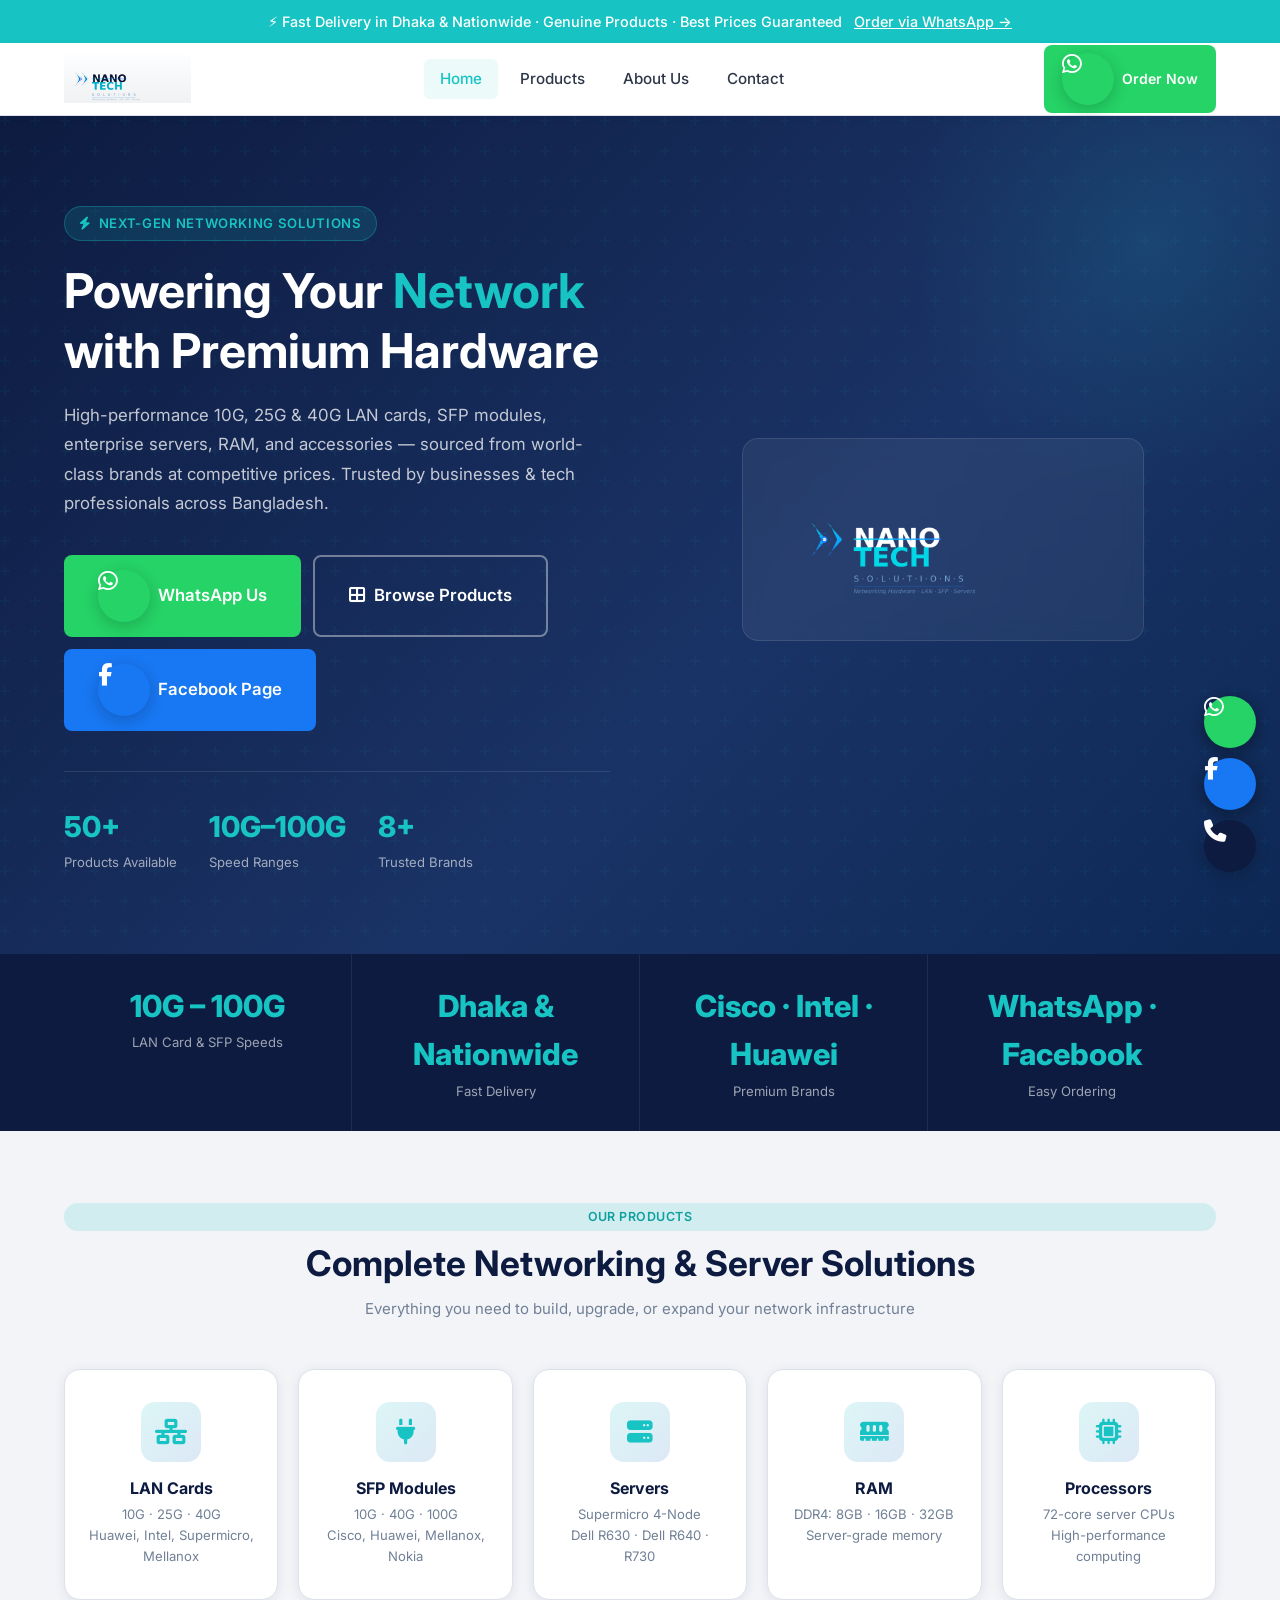
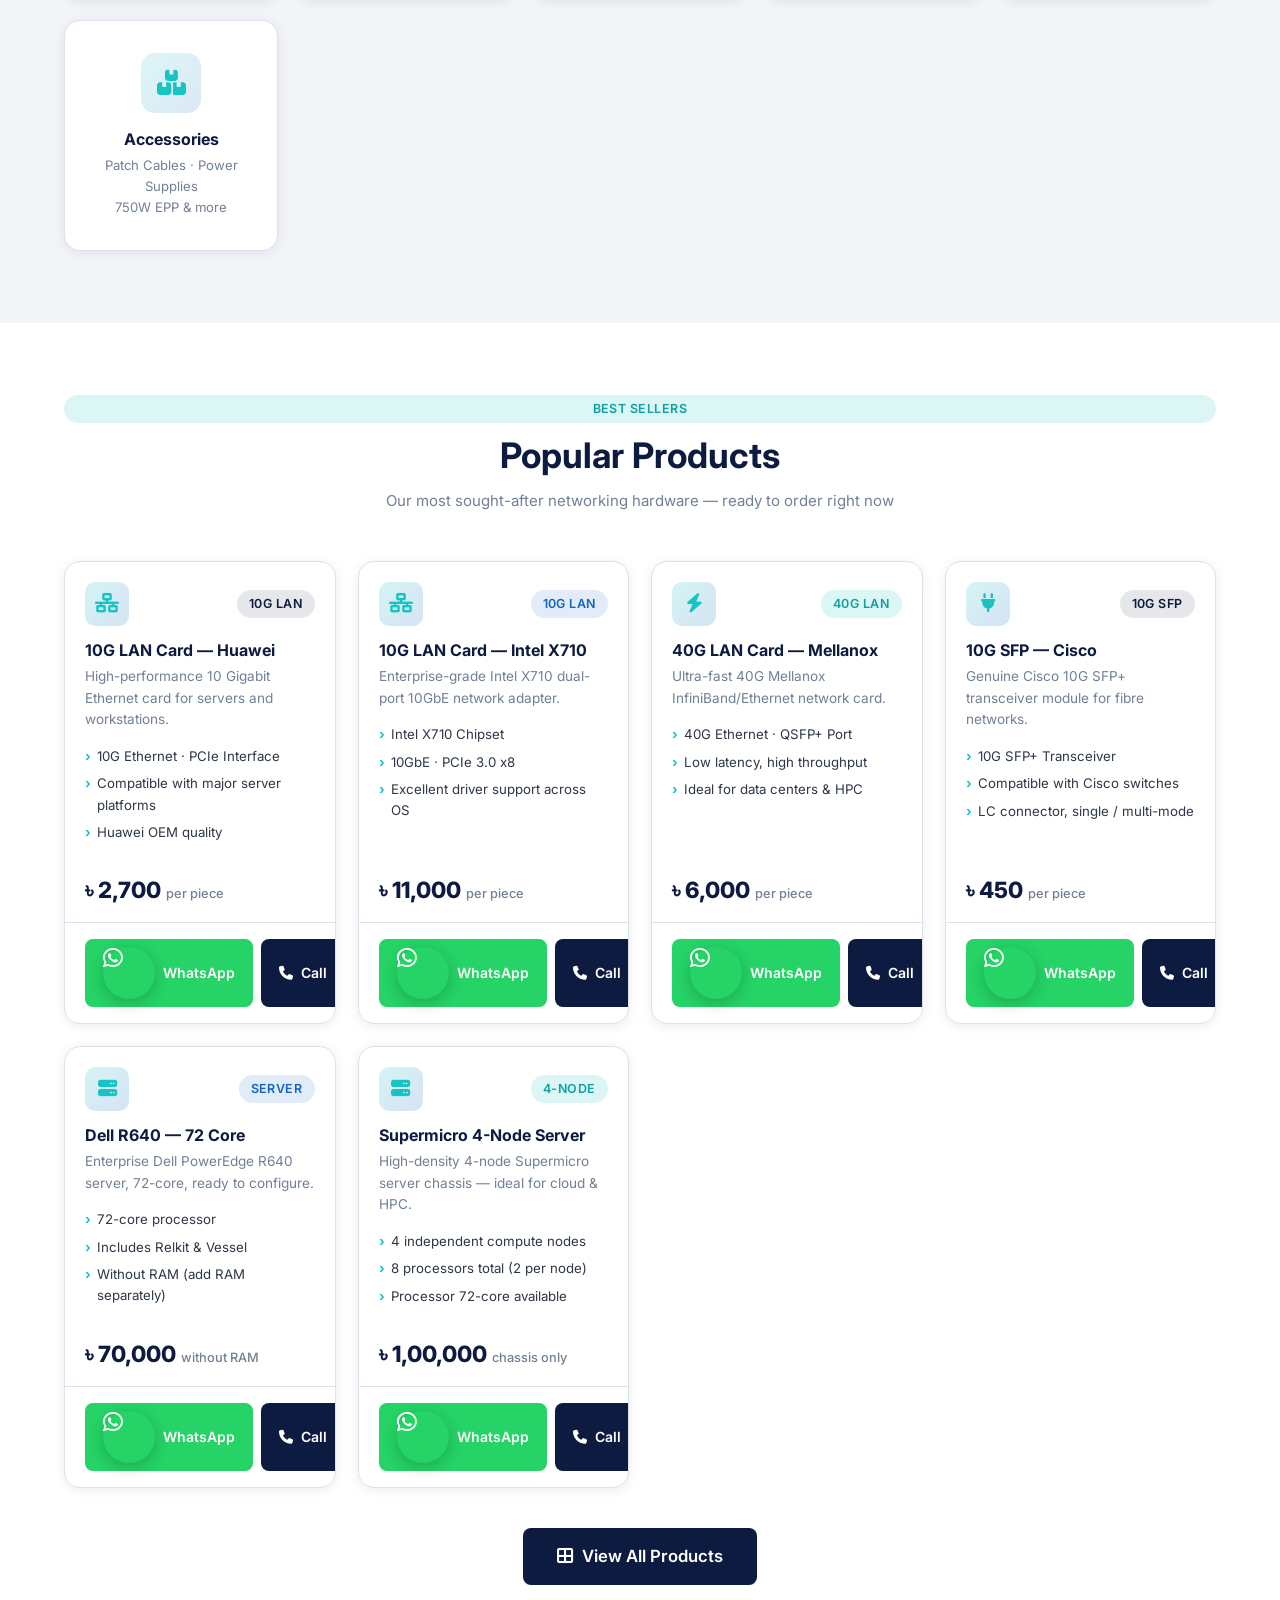
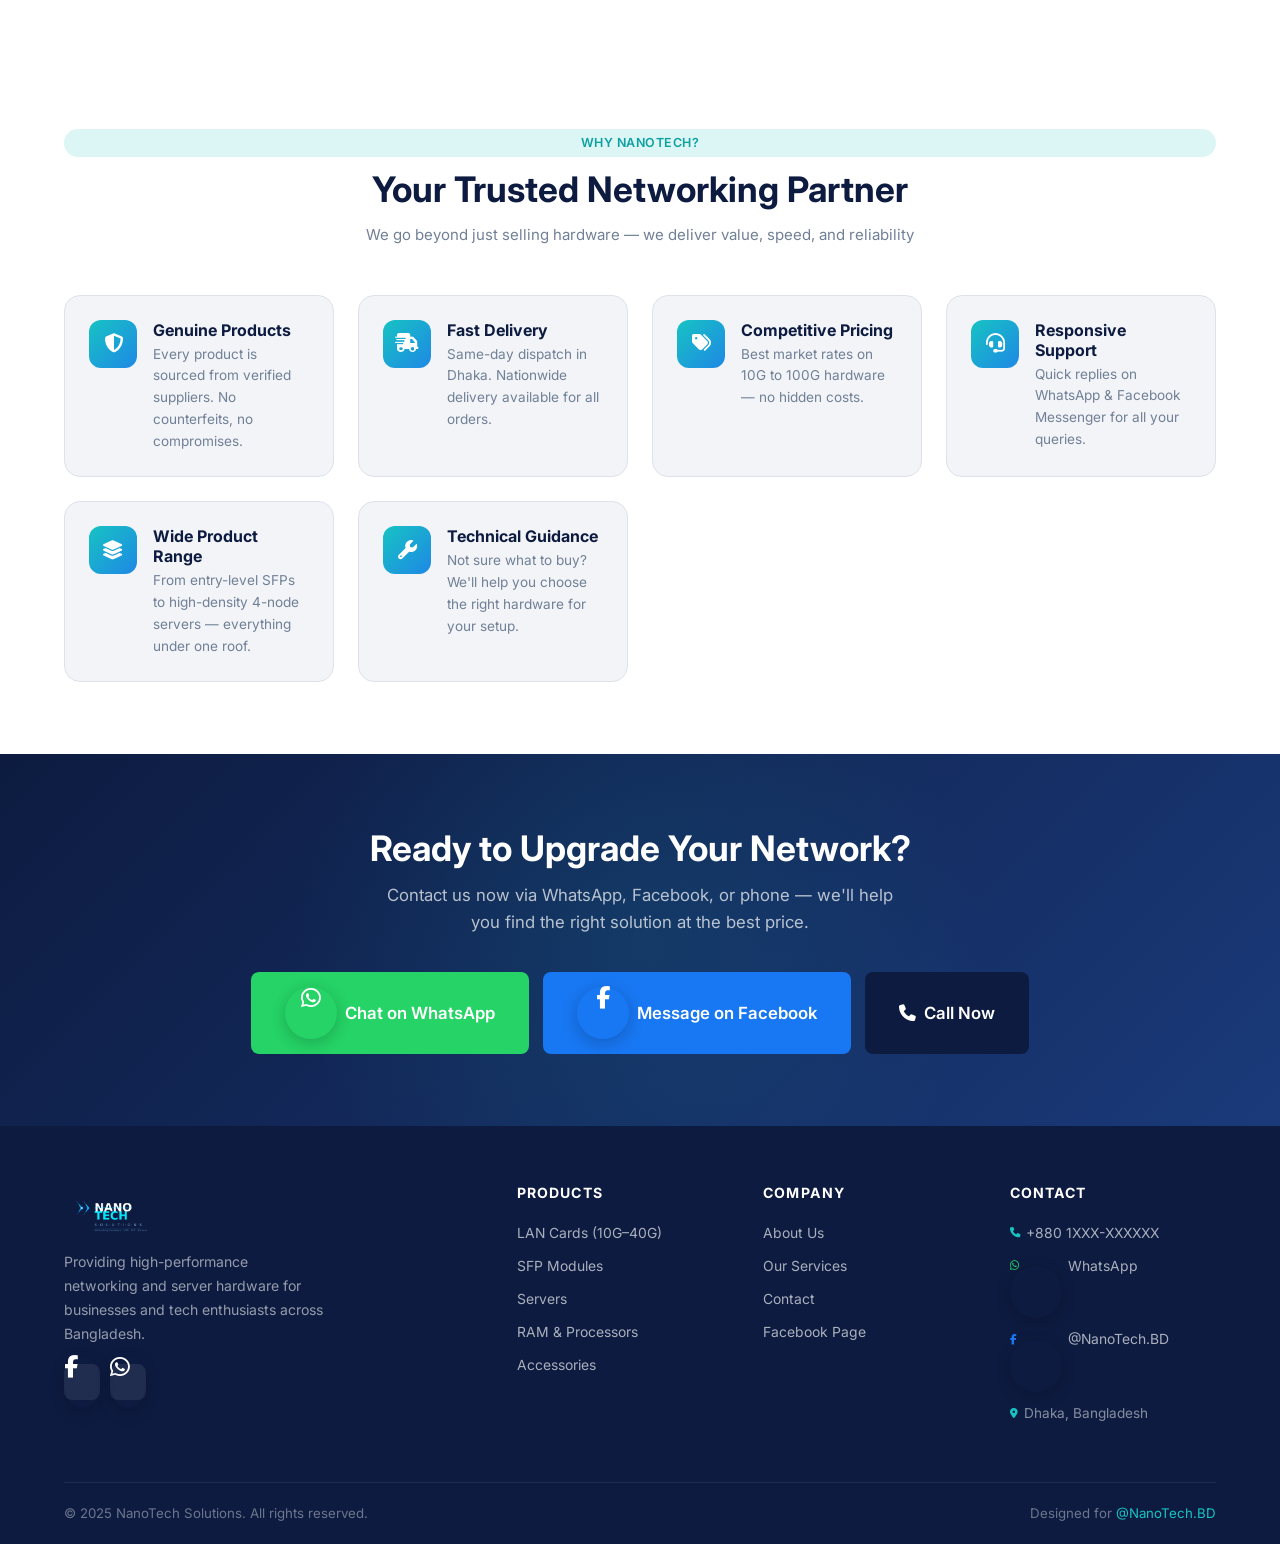
<file: site/index.html>
<!DOCTYPE html>
<html lang="en">
<head>
  <meta charset="UTF-8" />
  <meta name="viewport" content="width=device-width, initial-scale=1.0" />
  <title>NanoTech Solutions — High-Speed Networking & Server Hardware</title>
  <meta name="description" content="Bangladesh's trusted source for 10G, 25G, 40G LAN cards, SFP modules, servers, RAM, and networking hardware at competitive prices. Fast delivery nationwide." />
  <link rel="stylesheet" href="assets/css/style.css" />
  <link rel="stylesheet" href="https://cdnjs.cloudflare.com/ajax/libs/font-awesome/6.5.0/css/all.min.css" />
  <link rel="preconnect" href="https://fonts.googleapis.com" />
  <link rel="preconnect" href="https://fonts.gstatic.com" crossorigin />
  <link href="https://fonts.googleapis.com/css2?family=Inter:wght@400;500;600;700;800&display=swap" rel="stylesheet" />
  <style>
    body { font-family: 'Inter', 'Segoe UI', system-ui, sans-serif; }
  </style>
</head>
<body>

<!-- ===== ANNOUNCEMENT BAR ===== -->
<div class="announce-bar">
  <span>⚡ Fast Delivery in Dhaka &amp; Nationwide · Genuine Products · Best Prices Guaranteed</span>
  <a href="https://wa.me/8801XXXXXXXXX" rel="noopener noreferrer" target="_blank">Order via WhatsApp →</a>
</div>

<!-- ===== NAVBAR ===== -->
<nav class="navbar">
  <div class="container navbar-inner">
    <a href="index.html" class="navbar-logo">
      <img src="assets/images/logo-light.png" alt="NanoTech Solutions Logo" />
    </a>
    <div class="navbar-nav">
      <a href="index.html" class="active">Home</a>
      <a href="products.html">Products</a>
      <a href="about.html">About Us</a>
      <a href="about.html#contact">Contact</a>
    </div>
    <a href="https://wa.me/8801XXXXXXXXX" rel="noopener noreferrer" target="_blank" class="btn btn-whatsapp navbar-cta btn-sm">
      <i class="fab fa-whatsapp"></i> Order Now
    </a>
    <button class="navbar-hamburger" id="hamburger" aria-label="Toggle navigation menu" aria-controls="mobileMenu" aria-expanded="false">
      <span></span><span></span><span></span>
    </button>
  </div>
  <div class="mobile-menu" id="mobileMenu">
    <a href="index.html">Home</a>
    <a href="products.html">Products</a>
    <a href="about.html">About Us</a>
    <a href="about.html#contact">Contact</a>
    <a href="https://wa.me/8801XXXXXXXXX" rel="noopener noreferrer" target="_blank" class="btn btn-whatsapp btn-sm" style="margin-top:8px;">
      <i class="fab fa-whatsapp"></i> Order Now
    </a>
  </div>
</nav>

<!-- ===== HERO ===== -->
<section class="hero">
  <div class="container hero-inner">
    <div class="hero-content">
      <div class="hero-eyebrow">
        <i class="fas fa-bolt"></i>
        Next-Gen Networking Solutions
      </div>
      <h1 class="hero-title">
        Powering Your <span>Network</span><br />with Premium Hardware
      </h1>
      <p class="hero-desc">
        High-performance 10G, 25G &amp; 40G LAN cards, SFP modules, enterprise
        servers, RAM, and accessories — sourced from world-class brands at
        competitive prices. Trusted by businesses &amp; tech professionals across Bangladesh.
      </p>
      <div class="hero-cta">
        <a href="https://wa.me/8801XXXXXXXXX" rel="noopener noreferrer" target="_blank" class="btn btn-whatsapp btn-lg">
          <i class="fab fa-whatsapp"></i> WhatsApp Us
        </a>
        <a href="products.html" class="btn btn-outline btn-lg" style="border-color:rgba(255,255,255,0.4);color:#fff;">
          <i class="fas fa-th-large"></i> Browse Products
        </a>
        <a href="https://www.facebook.com/NanoTech.BD" rel="noopener noreferrer" target="_blank" class="btn btn-facebook btn-lg">
          <i class="fab fa-facebook-f"></i> Facebook Page
        </a>
      </div>
      <div class="hero-stats">
        <div>
          <span class="hero-stat-val">50+</span>
          <span class="hero-stat-label">Products Available</span>
        </div>
        <div>
          <span class="hero-stat-val">10G–100G</span>
          <span class="hero-stat-label">Speed Ranges</span>
        </div>
        <div>
          <span class="hero-stat-val">8+</span>
          <span class="hero-stat-label">Trusted Brands</span>
        </div>
      </div>
    </div>
    <div class="hero-visual">
      <div class="hero-logo-box">
        <img src="assets/images/logo-white.png" alt="NanoTech Solutions" />
      </div>
    </div>
  </div>
</section>

<!-- ===== STATS BAR ===== -->
<div class="stats-bar">
  <div class="container stats-bar-inner">
    <div class="stat-item">
      <span class="val">10G – 100G</span>
      <span class="lbl">LAN Card & SFP Speeds</span>
    </div>
    <div class="stat-item">
      <span class="val">Dhaka &amp; Nationwide</span>
      <span class="lbl">Fast Delivery</span>
    </div>
    <div class="stat-item">
      <span class="val">Cisco · Intel · Huawei</span>
      <span class="lbl">Premium Brands</span>
    </div>
    <div class="stat-item">
      <span class="val">WhatsApp · Facebook</span>
      <span class="lbl">Easy Ordering</span>
    </div>
  </div>
</div>

<!-- ===== PRODUCT CATEGORIES ===== -->
<section class="categories">
  <div class="container">
    <p class="badge badge-teal" style="display:block;text-align:center;margin-bottom:10px;">Our Products</p>
    <h2 class="section-title">Complete Networking &amp; Server Solutions</h2>
    <p class="section-subtitle">Everything you need to build, upgrade, or expand your network infrastructure</p>
    <div class="categories-grid">
      <a href="products.html#lan-cards" class="cat-card">
        <div class="cat-icon"><i class="fas fa-network-wired"></i></div>
        <h3>LAN Cards</h3>
        <p>10G · 25G · 40G<br />Huawei, Intel, Supermicro, Mellanox</p>
      </a>
      <a href="products.html#sfp" class="cat-card">
        <div class="cat-icon"><i class="fas fa-plug"></i></div>
        <h3>SFP Modules</h3>
        <p>10G · 40G · 100G<br />Cisco, Huawei, Mellanox, Nokia</p>
      </a>
      <a href="products.html#servers" class="cat-card">
        <div class="cat-icon"><i class="fas fa-server"></i></div>
        <h3>Servers</h3>
        <p>Supermicro 4-Node<br />Dell R630 · Dell R640 · R730</p>
      </a>
      <a href="products.html#ram" class="cat-card">
        <div class="cat-icon"><i class="fas fa-memory"></i></div>
        <h3>RAM</h3>
        <p>DDR4: 8GB · 16GB · 32GB<br />Server-grade memory</p>
      </a>
      <a href="products.html#processors" class="cat-card">
        <div class="cat-icon"><i class="fas fa-microchip"></i></div>
        <h3>Processors</h3>
        <p>72-core server CPUs<br />High-performance computing</p>
      </a>
      <a href="products.html#accessories" class="cat-card">
        <div class="cat-icon"><i class="fas fa-boxes-stacked"></i></div>
        <h3>Accessories</h3>
        <p>Patch Cables · Power Supplies<br />750W EPP &amp; more</p>
      </a>
    </div>
  </div>
</section>

<!-- ===== FEATURED PRODUCTS ===== -->
<section style="background: var(--bg-card); padding: 72px 0;">
  <div class="container">
    <p class="badge badge-teal" style="display:block;text-align:center;margin-bottom:10px;">Best Sellers</p>
    <h2 class="section-title">Popular Products</h2>
    <p class="section-subtitle">Our most sought-after networking hardware — ready to order right now</p>

    <div class="products-grid">

      <!-- 10G LAN Card Huawei -->
      <div class="product-card">
        <div class="product-card-header">
          <div class="product-icon"><i class="fas fa-network-wired"></i></div>
          <span class="badge badge-navy">10G LAN</span>
        </div>
        <div class="product-card-body">
          <h3>10G LAN Card — Huawei</h3>
          <p>High-performance 10 Gigabit Ethernet card for servers and workstations.</p>
          <ul class="product-specs">
            <li>10G Ethernet · PCIe Interface</li>
            <li>Compatible with major server platforms</li>
            <li>Huawei OEM quality</li>
          </ul>
        </div>
        <div class="product-price">৳ 2,700 <span>per piece</span></div>
        <div class="product-card-footer">
          <a href="https://wa.me/8801XXXXXXXXX?text=I%27m%20interested%20in%20the%2010G%20Huawei%20LAN%20Card" rel="noopener noreferrer" target="_blank" class="btn btn-whatsapp btn-sm">
            <i class="fab fa-whatsapp"></i> WhatsApp
          </a>
          <a href="tel:+8801XXXXXXXXX" class="btn btn-navy btn-sm">
            <i class="fas fa-phone"></i> Call
          </a>
        </div>
      </div>

      <!-- 10G Intel x710 -->
      <div class="product-card">
        <div class="product-card-header">
          <div class="product-icon"><i class="fas fa-network-wired"></i></div>
          <span class="badge badge-blue">10G LAN</span>
        </div>
        <div class="product-card-body">
          <h3>10G LAN Card — Intel X710</h3>
          <p>Enterprise-grade Intel X710 dual-port 10GbE network adapter.</p>
          <ul class="product-specs">
            <li>Intel X710 Chipset</li>
            <li>10GbE · PCIe 3.0 x8</li>
            <li>Excellent driver support across OS</li>
          </ul>
        </div>
        <div class="product-price">৳ 11,000 <span>per piece</span></div>
        <div class="product-card-footer">
          <a href="https://wa.me/8801XXXXXXXXX?text=I%27m%20interested%20in%20the%2010G%20Intel%20X710%20LAN%20Card" rel="noopener noreferrer" target="_blank" class="btn btn-whatsapp btn-sm">
            <i class="fab fa-whatsapp"></i> WhatsApp
          </a>
          <a href="tel:+8801XXXXXXXXX" class="btn btn-navy btn-sm">
            <i class="fas fa-phone"></i> Call
          </a>
        </div>
      </div>

      <!-- 40G Mellanox LAN -->
      <div class="product-card">
        <div class="product-card-header">
          <div class="product-icon"><i class="fas fa-bolt"></i></div>
          <span class="badge badge-teal">40G LAN</span>
        </div>
        <div class="product-card-body">
          <h3>40G LAN Card — Mellanox</h3>
          <p>Ultra-fast 40G Mellanox InfiniBand/Ethernet network card.</p>
          <ul class="product-specs">
            <li>40G Ethernet · QSFP+ Port</li>
            <li>Low latency, high throughput</li>
            <li>Ideal for data centers &amp; HPC</li>
          </ul>
        </div>
        <div class="product-price">৳ 6,000 <span>per piece</span></div>
        <div class="product-card-footer">
          <a href="https://wa.me/8801XXXXXXXXX?text=I%27m%20interested%20in%20the%2040G%20Mellanox%20LAN%20Card" rel="noopener noreferrer" target="_blank" class="btn btn-whatsapp btn-sm">
            <i class="fab fa-whatsapp"></i> WhatsApp
          </a>
          <a href="tel:+8801XXXXXXXXX" class="btn btn-navy btn-sm">
            <i class="fas fa-phone"></i> Call
          </a>
        </div>
      </div>

      <!-- 10G Cisco SFP -->
      <div class="product-card">
        <div class="product-card-header">
          <div class="product-icon"><i class="fas fa-plug"></i></div>
          <span class="badge badge-navy">10G SFP</span>
        </div>
        <div class="product-card-body">
          <h3>10G SFP — Cisco</h3>
          <p>Genuine Cisco 10G SFP+ transceiver module for fibre networks.</p>
          <ul class="product-specs">
            <li>10G SFP+ Transceiver</li>
            <li>Compatible with Cisco switches</li>
            <li>LC connector, single / multi-mode</li>
          </ul>
        </div>
        <div class="product-price">৳ 450 <span>per piece</span></div>
        <div class="product-card-footer">
          <a href="https://wa.me/8801XXXXXXXXX?text=I%27m%20interested%20in%20the%2010G%20Cisco%20SFP" rel="noopener noreferrer" target="_blank" class="btn btn-whatsapp btn-sm">
            <i class="fab fa-whatsapp"></i> WhatsApp
          </a>
          <a href="tel:+8801XXXXXXXXX" class="btn btn-navy btn-sm">
            <i class="fas fa-phone"></i> Call
          </a>
        </div>
      </div>

      <!-- Dell R640 Server -->
      <div class="product-card">
        <div class="product-card-header">
          <div class="product-icon"><i class="fas fa-server"></i></div>
          <span class="badge badge-blue">Server</span>
        </div>
        <div class="product-card-body">
          <h3>Dell R640 — 72 Core</h3>
          <p>Enterprise Dell PowerEdge R640 server, 72-core, ready to configure.</p>
          <ul class="product-specs">
            <li>72-core processor</li>
            <li>Includes Relkit &amp; Vessel</li>
            <li>Without RAM (add RAM separately)</li>
          </ul>
        </div>
        <div class="product-price">৳ 70,000 <span>without RAM</span></div>
        <div class="product-card-footer">
          <a href="https://wa.me/8801XXXXXXXXX?text=I%27m%20interested%20in%20the%20Dell%20R640%2072-core%20Server" rel="noopener noreferrer" target="_blank" class="btn btn-whatsapp btn-sm">
            <i class="fab fa-whatsapp"></i> WhatsApp
          </a>
          <a href="tel:+8801XXXXXXXXX" class="btn btn-navy btn-sm">
            <i class="fas fa-phone"></i> Call
          </a>
        </div>
      </div>

      <!-- Supermicro 4-Node -->
      <div class="product-card">
        <div class="product-card-header">
          <div class="product-icon"><i class="fas fa-server"></i></div>
          <span class="badge badge-teal">4-Node</span>
        </div>
        <div class="product-card-body">
          <h3>Supermicro 4-Node Server</h3>
          <p>High-density 4-node Supermicro server chassis — ideal for cloud &amp; HPC.</p>
          <ul class="product-specs">
            <li>4 independent compute nodes</li>
            <li>8 processors total (2 per node)</li>
            <li>Processor 72-core available</li>
          </ul>
        </div>
        <div class="product-price">৳ 1,00,000 <span>chassis only</span></div>
        <div class="product-card-footer">
          <a href="https://wa.me/8801XXXXXXXXX?text=I%27m%20interested%20in%20the%20Supermicro%204-Node%20Server" rel="noopener noreferrer" target="_blank" class="btn btn-whatsapp btn-sm">
            <i class="fab fa-whatsapp"></i> WhatsApp
          </a>
          <a href="tel:+8801XXXXXXXXX" class="btn btn-navy btn-sm">
            <i class="fas fa-phone"></i> Call
          </a>
        </div>
      </div>

    </div>

    <div style="text-align:center;margin-top:40px;">
      <a href="products.html" class="btn btn-navy btn-lg">
        <i class="fas fa-th-large"></i> View All Products
      </a>
    </div>
  </div>
</section>

<!-- ===== WHY CHOOSE US ===== -->
<section class="why-us">
  <div class="container">
    <p class="badge badge-teal" style="display:block;text-align:center;margin-bottom:10px;">Why NanoTech?</p>
    <h2 class="section-title">Your Trusted Networking Partner</h2>
    <p class="section-subtitle">We go beyond just selling hardware — we deliver value, speed, and reliability</p>
    <div class="why-grid">
      <div class="why-card">
        <div class="why-icon"><i class="fas fa-shield-halved"></i></div>
        <div>
          <h4>Genuine Products</h4>
          <p>Every product is sourced from verified suppliers. No counterfeits, no compromises.</p>
        </div>
      </div>
      <div class="why-card">
        <div class="why-icon"><i class="fas fa-truck-fast"></i></div>
        <div>
          <h4>Fast Delivery</h4>
          <p>Same-day dispatch in Dhaka. Nationwide delivery available for all orders.</p>
        </div>
      </div>
      <div class="why-card">
        <div class="why-icon"><i class="fas fa-tags"></i></div>
        <div>
          <h4>Competitive Pricing</h4>
          <p>Best market rates on 10G to 100G hardware — no hidden costs.</p>
        </div>
      </div>
      <div class="why-card">
        <div class="why-icon"><i class="fas fa-headset"></i></div>
        <div>
          <h4>Responsive Support</h4>
          <p>Quick replies on WhatsApp &amp; Facebook Messenger for all your queries.</p>
        </div>
      </div>
      <div class="why-card">
        <div class="why-icon"><i class="fas fa-layer-group"></i></div>
        <div>
          <h4>Wide Product Range</h4>
          <p>From entry-level SFPs to high-density 4-node servers — everything under one roof.</p>
        </div>
      </div>
      <div class="why-card">
        <div class="why-icon"><i class="fas fa-wrench"></i></div>
        <div>
          <h4>Technical Guidance</h4>
          <p>Not sure what to buy? We'll help you choose the right hardware for your setup.</p>
        </div>
      </div>
    </div>
  </div>
</section>

<!-- ===== CTA SECTION ===== -->
<section class="cta-section">
  <div class="container" style="position:relative;z-index:1;">
    <h2>Ready to Upgrade Your Network?</h2>
    <p>Contact us now via WhatsApp, Facebook, or phone — we'll help you find the right solution at the best price.</p>
    <div class="cta-btns">
      <a href="https://wa.me/8801XXXXXXXXX?text=Hello%2520NanoTech%2520Solutions%252C%2520I%27d%20like%20to%20inquire%20about%20your%20products." rel="noopener noreferrer" target="_blank" class="btn btn-whatsapp btn-lg">
        <i class="fab fa-whatsapp"></i> Chat on WhatsApp
      </a>
      <a href="https://www.facebook.com/NanoTech.BD" rel="noopener noreferrer" target="_blank" class="btn btn-facebook btn-lg">
        <i class="fab fa-facebook-f"></i> Message on Facebook
      </a>
      <a href="tel:+8801XXXXXXXXX" class="btn btn-phone btn-lg">
        <i class="fas fa-phone"></i> Call Now
      </a>
    </div>
  </div>
</section>

<!-- ===== FOOTER ===== -->
<footer class="footer">
  <div class="container">
    <div class="footer-grid">
      <div class="footer-brand">
        <img src="assets/images/logo-white.png" alt="NanoTech Solutions" />
        <p>Providing high-performance networking and server hardware for businesses and tech enthusiasts across Bangladesh.</p>
        <div class="footer-social">
          <a href="https://www.facebook.com/NanoTech.BD" rel="noopener noreferrer" target="_blank" aria-label="Follow us on Facebook"><i class="fab fa-facebook-f"></i></a>
          <a href="https://wa.me/8801XXXXXXXXX" rel="noopener noreferrer" target="_blank" aria-label="Contact us on WhatsApp"><i class="fab fa-whatsapp"></i></a>
        </div>
      </div>
      <div class="footer-col">
        <h5>Products</h5>
        <ul>
          <li><a href="products.html#lan-cards">LAN Cards (10G–40G)</a></li>
          <li><a href="products.html#sfp">SFP Modules</a></li>
          <li><a href="products.html#servers">Servers</a></li>
          <li><a href="products.html#ram">RAM &amp; Processors</a></li>
          <li><a href="products.html#accessories">Accessories</a></li>
        </ul>
      </div>
      <div class="footer-col">
        <h5>Company</h5>
        <ul>
          <li><a href="about.html">About Us</a></li>
          <li><a href="about.html#services">Our Services</a></li>
          <li><a href="about.html#contact">Contact</a></li>
          <li><a href="https://www.facebook.com/NanoTech.BD" rel="noopener noreferrer" target="_blank">Facebook Page</a></li>
        </ul>
      </div>
      <div class="footer-col">
        <h5>Contact</h5>
        <ul>
          <li><a href="tel:+8801XXXXXXXXX"><i class="fas fa-phone fa-xs" style="margin-right:6px;color:var(--teal);"></i>+880 1XXX-XXXXXX</a></li>
          <li><a href="https://wa.me/8801XXXXXXXXX" rel="noopener noreferrer" target="_blank"><i class="fab fa-whatsapp fa-xs" style="margin-right:6px;color:#25D366;"></i>WhatsApp</a></li>
          <li><a href="https://www.facebook.com/NanoTech.BD" rel="noopener noreferrer" target="_blank"><i class="fab fa-facebook-f fa-xs" style="margin-right:6px;color:#1877f2;"></i>@NanoTech.BD</a></li>
          <li><span style="color:rgba(255,255,255,0.5);font-size:0.85rem;"><i class="fas fa-location-dot fa-xs" style="margin-right:6px;color:var(--teal);"></i>Dhaka, Bangladesh</span></li>
        </ul>
      </div>
    </div>
    <div class="footer-bottom">
      <span>© 2025 NanoTech Solutions. All rights reserved.</span>
      <span>Designed for <span style="color:var(--teal)">@NanoTech.BD</span></span>
    </div>
  </div>
</footer>

<!-- ===== FLOATING ACTION BUTTONS ===== -->
<div class="fab-container">
  <a href="https://wa.me/8801XXXXXXXXX?text=Hello%2520NanoTech%2520Solutions%252C%2520I%27d%20like%20to%20inquire%20about%20your%20products." rel="noopener noreferrer" target="_blank" class="fab fab-wa" aria-label="Contact us on WhatsApp" title="WhatsApp">
    <i class="fab fa-whatsapp"></i>
  </a>
  <a href="https://www.facebook.com/NanoTech.BD" rel="noopener noreferrer" target="_blank" class="fab fab-fb" aria-label="Visit our Facebook page" title="Facebook">
    <i class="fab fa-facebook-f"></i>
  </a>
  <a href="tel:+8801XXXXXXXXX" class="fab fab-ph" aria-label="Call us" title="Call Us">
    <i class="fas fa-phone"></i>
  </a>
</div>

<!-- Scroll to top -->
<button class="scroll-top" id="scrollTop" title="Back to top" aria-label="Back to top">
  <i class="fas fa-chevron-up"></i>
</button>

<script>
  // Mobile hamburger
  const ham = document.getElementById('hamburger');
  const menu = document.getElementById('mobileMenu');
  ham.addEventListener('click', () => {
    const open = menu.classList.toggle('open');
    ham.setAttribute('aria-expanded', open);
  });

  // Scroll to top
  const scrollBtn = document.getElementById('scrollTop');
  window.addEventListener('scroll', () => {
    scrollBtn.classList.toggle('visible', window.scrollY > 400);
  });
  scrollBtn.addEventListener('click', () => window.scrollTo({ top: 0, behavior: 'smooth' }));
</script>

</body>
</html>
</file>
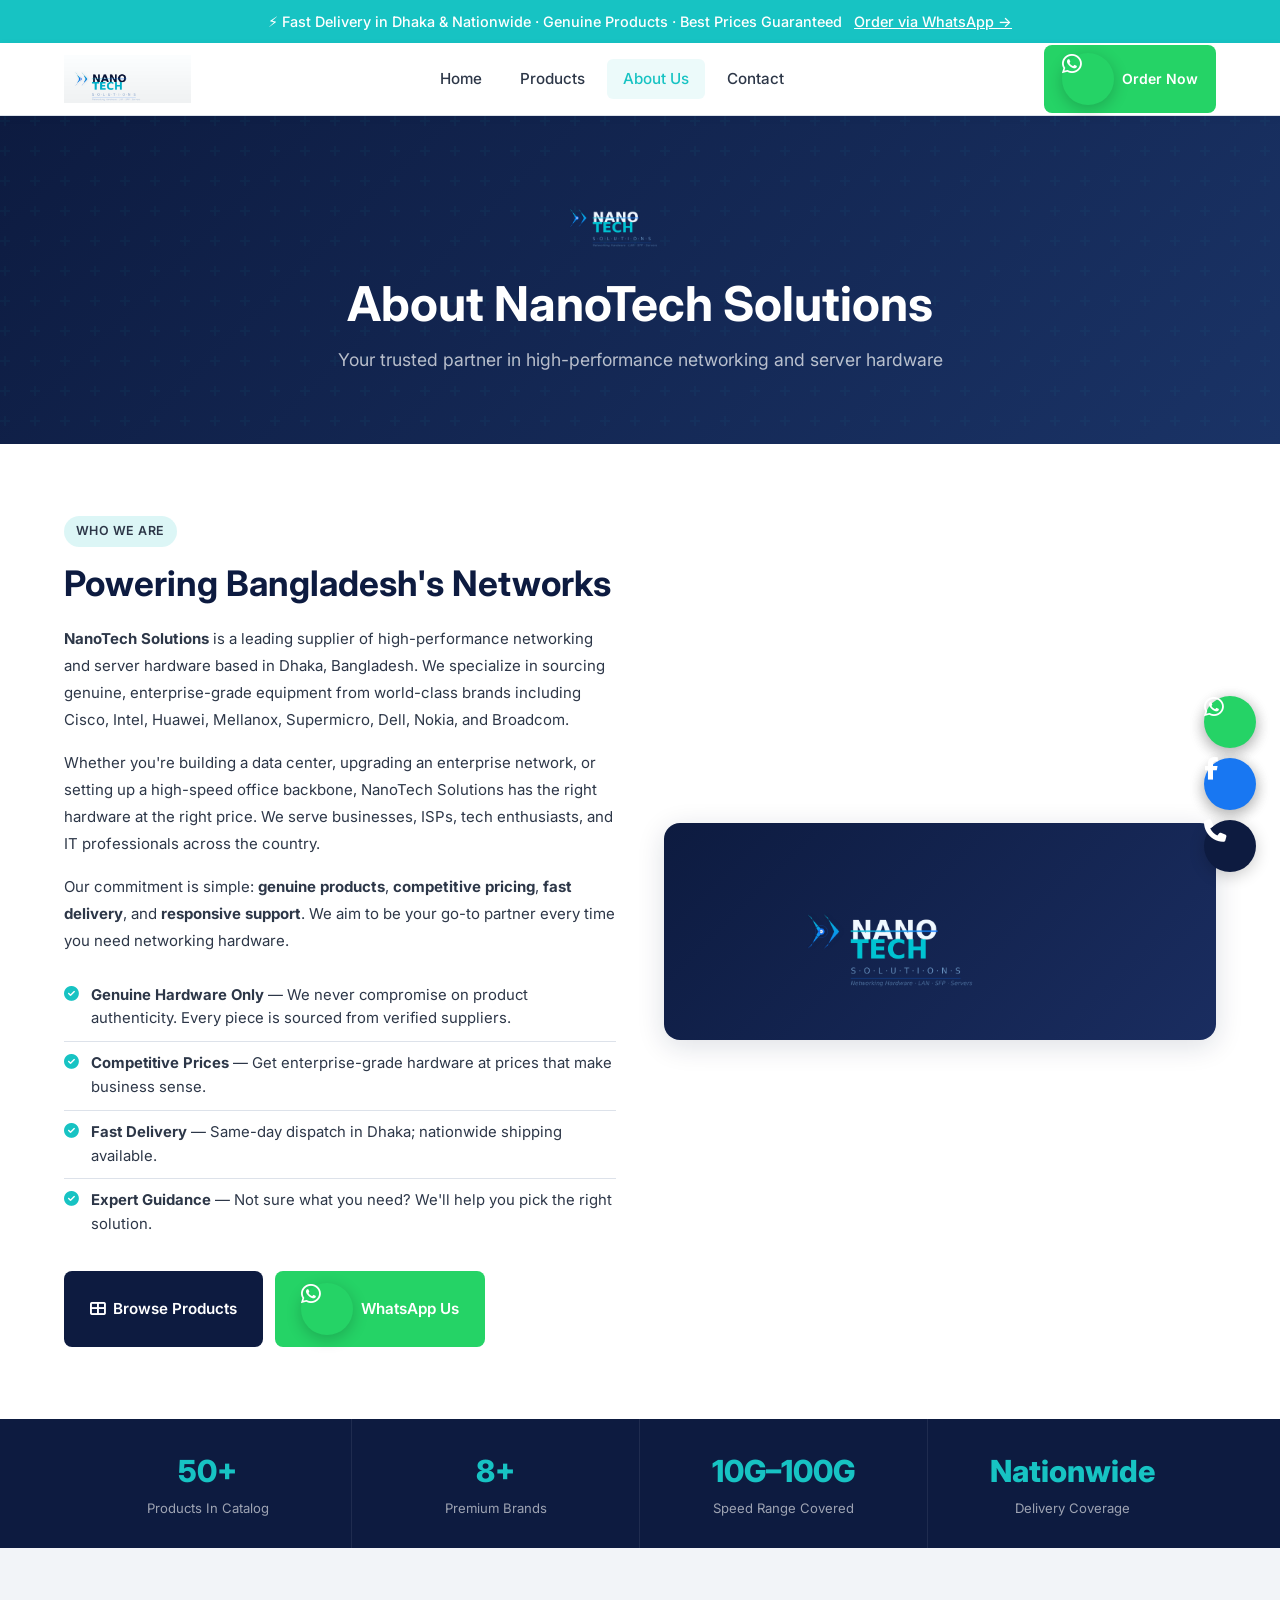
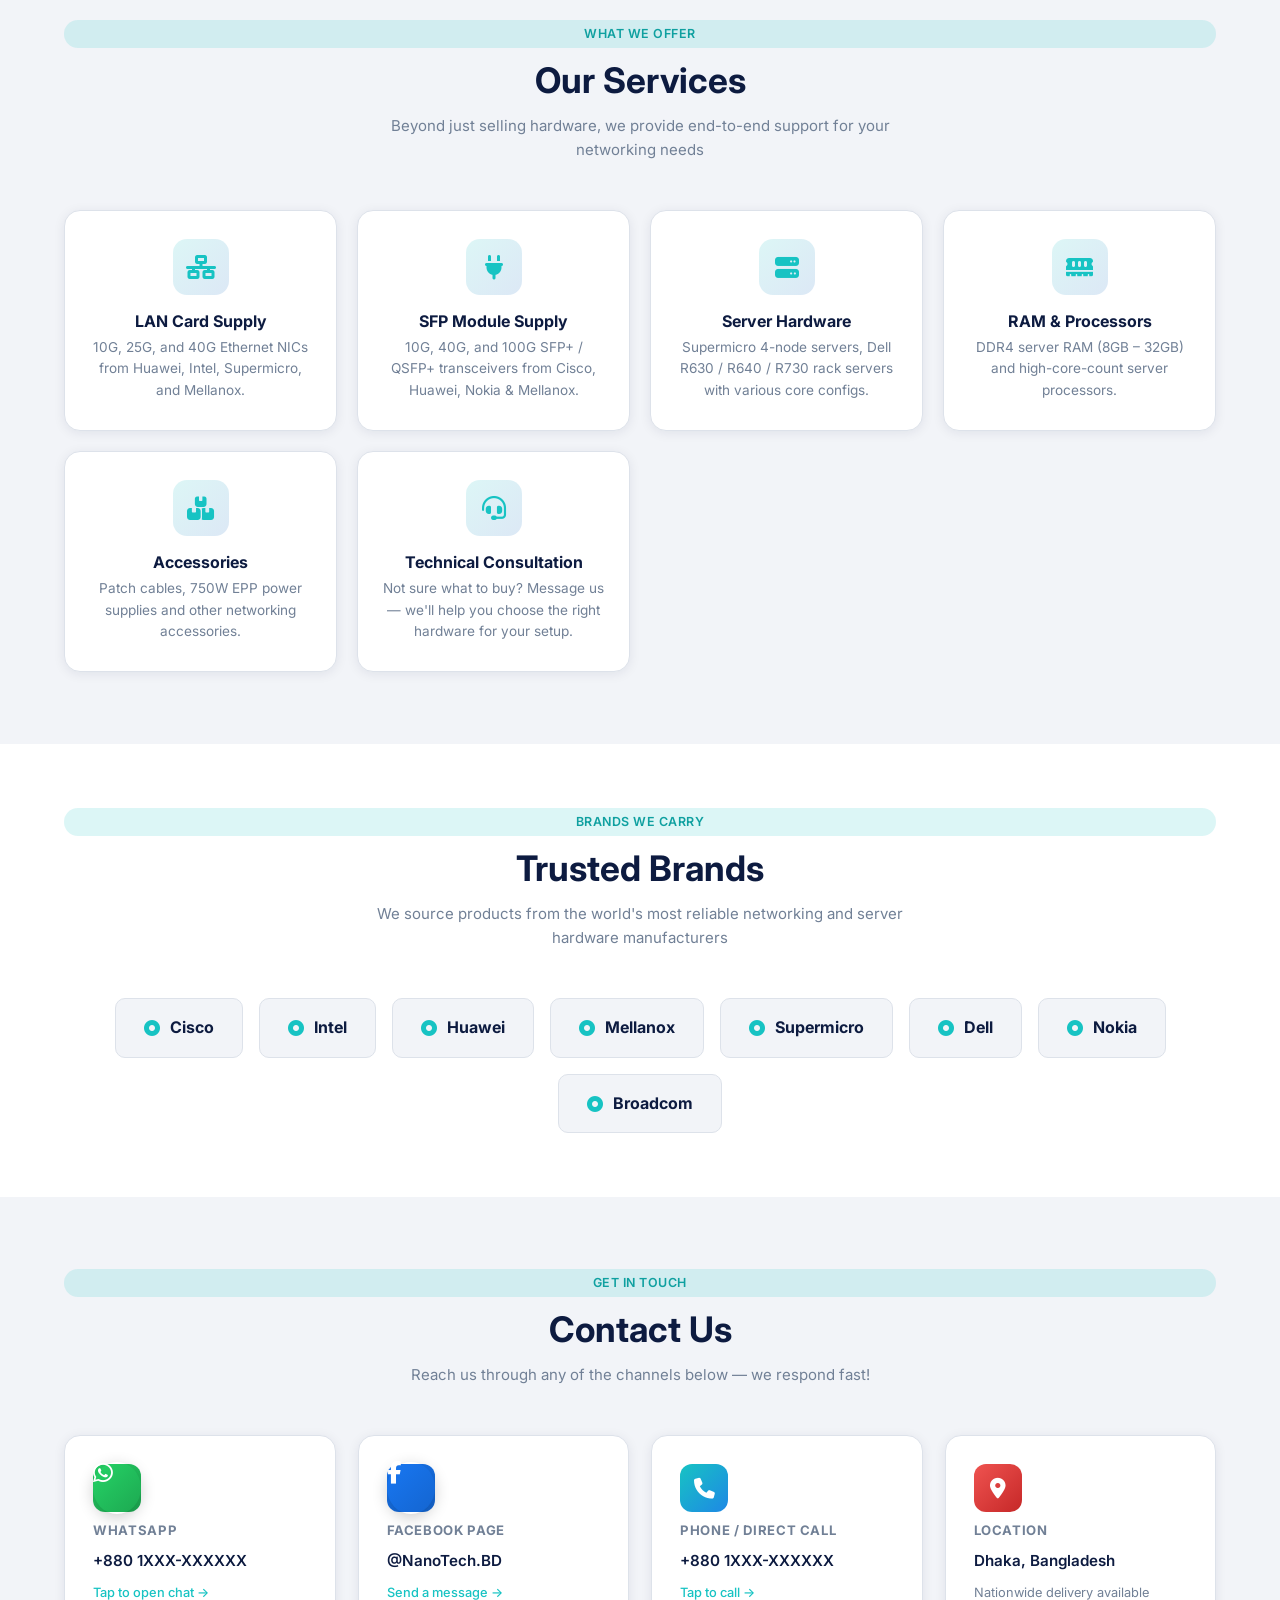
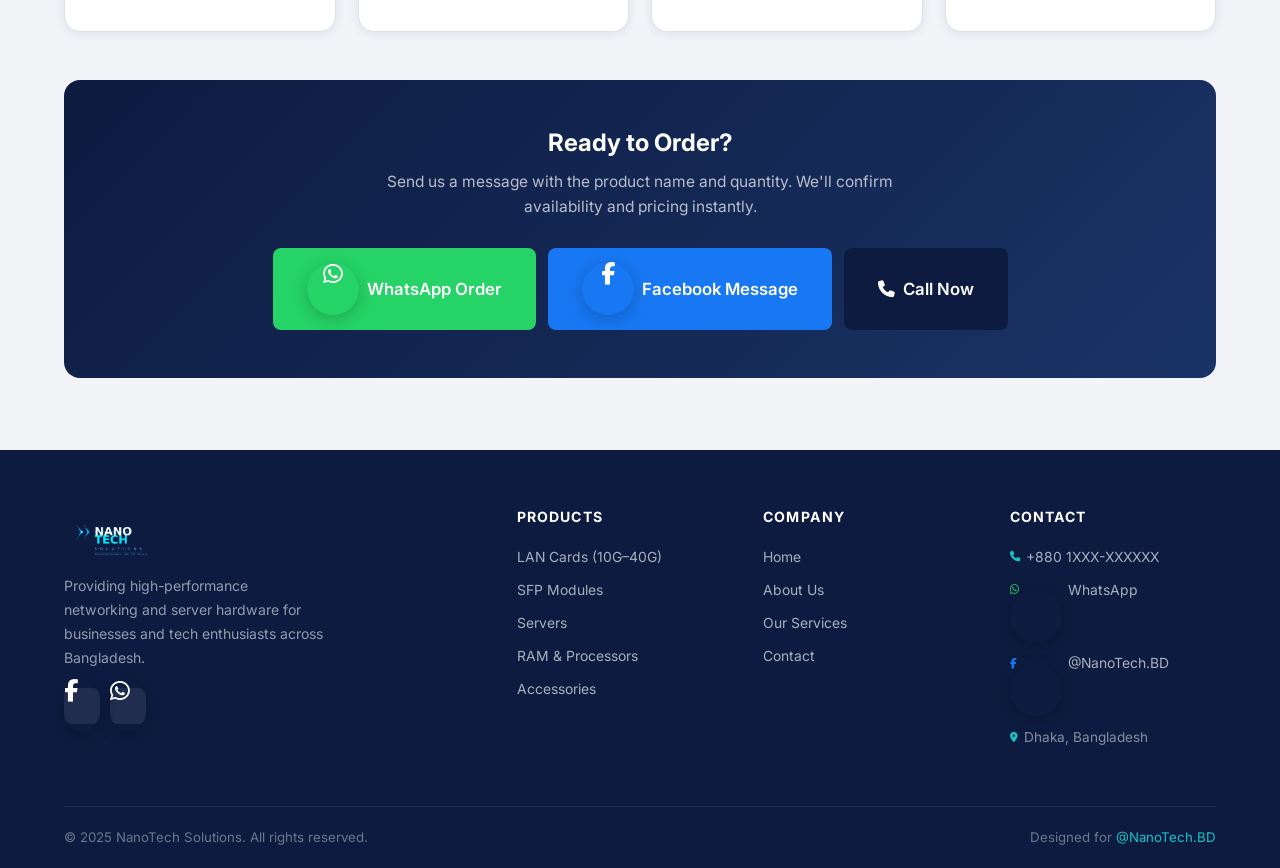
<file: site/about.html>
<!DOCTYPE html>
<html lang="en">
<head>
  <meta charset="UTF-8" />
  <meta name="viewport" content="width=device-width, initial-scale=1.0" />
  <title>About Us — NanoTech Solutions</title>
  <meta name="description" content="NanoTech Solutions — Your trusted partner in networking hardware, LAN cards, SFP modules, and enterprise servers in Bangladesh." />
  <link rel="stylesheet" href="assets/css/style.css" />
  <link rel="stylesheet" href="https://cdnjs.cloudflare.com/ajax/libs/font-awesome/6.5.0/css/all.min.css" />
  <link rel="preconnect" href="https://fonts.googleapis.com" />
  <link rel="preconnect" href="https://fonts.gstatic.com" crossorigin />
  <link href="https://fonts.googleapis.com/css2?family=Inter:wght@400;500;600;700;800&display=swap" rel="stylesheet" />
  <style>
    body { font-family: 'Inter', 'Segoe UI', system-ui, sans-serif; }
    .value-list { list-style: none; padding: 0; margin: 20px 0; }
    .value-list li {
      display: flex;
      align-items: flex-start;
      gap: 12px;
      padding: 10px 0;
      border-bottom: 1px solid var(--border);
      font-size: 0.93rem;
      color: var(--text);
    }
    .value-list li:last-child { border-bottom: none; }
    .value-list i { color: var(--teal); margin-top: 3px; flex-shrink: 0; }
    .contact-section { background: var(--bg); padding: 72px 0; }
    .map-placeholder {
      width: 100%;
      height: 200px;
      background: linear-gradient(135deg, #e6e9f0, #d8dce8);
      border-radius: var(--radius-lg);
      display: flex;
      align-items: center;
      justify-content: center;
      color: var(--text-muted);
      font-size: 0.9rem;
      border: 1px solid var(--border);
      gap: 8px;
    }
  </style>
</head>
<body>

<!-- ===== ANNOUNCEMENT BAR ===== -->
<div class="announce-bar">
  <span>⚡ Fast Delivery in Dhaka &amp; Nationwide · Genuine Products · Best Prices Guaranteed</span>
  <a href="https://wa.me/8801XXXXXXXXX" rel="noopener noreferrer" target="_blank">Order via WhatsApp →</a>
</div>

<!-- ===== NAVBAR ===== -->
<nav class="navbar">
  <div class="container navbar-inner">
    <a href="index.html" class="navbar-logo">
      <img src="assets/images/logo-light.png" alt="NanoTech Solutions Logo" />
    </a>
    <div class="navbar-nav">
      <a href="index.html">Home</a>
      <a href="products.html">Products</a>
      <a href="about.html" class="active">About Us</a>
      <a href="#contact">Contact</a>
    </div>
    <a href="https://wa.me/8801XXXXXXXXX" rel="noopener noreferrer" target="_blank" class="btn btn-whatsapp navbar-cta btn-sm">
      <i class="fab fa-whatsapp"></i> Order Now
    </a>
    <button class="navbar-hamburger" id="hamburger" aria-label="Toggle navigation menu" aria-controls="mobileMenu" aria-expanded="false">
      <span></span><span></span><span></span>
    </button>
  </div>
  <div class="mobile-menu" id="mobileMenu">
    <a href="index.html">Home</a>
    <a href="products.html">Products</a>
    <a href="about.html">About Us</a>
    <a href="#contact">Contact</a>
    <a href="https://wa.me/8801XXXXXXXXX" rel="noopener noreferrer" target="_blank" class="btn btn-whatsapp btn-sm" style="margin-top:8px;">
      <i class="fab fa-whatsapp"></i> Order Now
    </a>
  </div>
</nav>

<!-- ===== ABOUT HERO ===== -->
<div class="about-hero">
  <div class="container">
    <img src="assets/images/logo-white.png" alt="NanoTech Solutions" />
    <h1>About NanoTech Solutions</h1>
    <p>Your trusted partner in high-performance networking and server hardware</p>
  </div>
</div>

<!-- ===== ABOUT SECTION ===== -->
<section style="background: var(--bg-card); padding: 72px 0;">
  <div class="container">
    <div class="about-grid">
      <div class="about-text">
        <p class="badge badge-teal" style="margin-bottom:14px;">Who We Are</p>
        <h2 style="margin-bottom:20px;">Powering Bangladesh's Networks</h2>
        <p>
          <strong>NanoTech Solutions</strong> is a leading supplier of high-performance networking and
          server hardware based in Dhaka, Bangladesh. We specialize in sourcing genuine, enterprise-grade
          equipment from world-class brands including Cisco, Intel, Huawei, Mellanox, Supermicro, Dell,
          Nokia, and Broadcom.
        </p>
        <p>
          Whether you're building a data center, upgrading an enterprise network, or setting up a
          high-speed office backbone, NanoTech Solutions has the right hardware at the right price.
          We serve businesses, ISPs, tech enthusiasts, and IT professionals across the country.
        </p>
        <p>
          Our commitment is simple: <strong>genuine products</strong>, <strong>competitive pricing</strong>,
          <strong>fast delivery</strong>, and <strong>responsive support</strong>. We aim to be your
          go-to partner every time you need networking hardware.
        </p>

        <ul class="value-list">
          <li>
            <i class="fas fa-check-circle"></i>
            <span><strong>Genuine Hardware Only</strong> — We never compromise on product authenticity. Every piece is sourced from verified suppliers.</span>
          </li>
          <li>
            <i class="fas fa-check-circle"></i>
            <span><strong>Competitive Prices</strong> — Get enterprise-grade hardware at prices that make business sense.</span>
          </li>
          <li>
            <i class="fas fa-check-circle"></i>
            <span><strong>Fast Delivery</strong> — Same-day dispatch in Dhaka; nationwide shipping available.</span>
          </li>
          <li>
            <i class="fas fa-check-circle"></i>
            <span><strong>Expert Guidance</strong> — Not sure what you need? We'll help you pick the right solution.</span>
          </li>
        </ul>

        <div style="display:flex;gap:12px;flex-wrap:wrap;margin-top:24px;">
          <a href="products.html" class="btn btn-navy">
            <i class="fas fa-th-large"></i> Browse Products
          </a>
          <a href="https://wa.me/8801XXXXXXXXX" rel="noopener noreferrer" target="_blank" class="btn btn-whatsapp">
            <i class="fab fa-whatsapp"></i> WhatsApp Us
          </a>
        </div>
      </div>

      <div class="about-image-box">
        <img src="assets/images/logo-white.png" alt="NanoTech Solutions — Networking Hardware" />
      </div>
    </div>
  </div>
</section>

<!-- ===== STATS ===== -->
<div class="stats-bar">
  <div class="container stats-bar-inner">
    <div class="stat-item">
      <span class="val">50+</span>
      <span class="lbl">Products In Catalog</span>
    </div>
    <div class="stat-item">
      <span class="val">8+</span>
      <span class="lbl">Premium Brands</span>
    </div>
    <div class="stat-item">
      <span class="val">10G–100G</span>
      <span class="lbl">Speed Range Covered</span>
    </div>
    <div class="stat-item">
      <span class="val">Nationwide</span>
      <span class="lbl">Delivery Coverage</span>
    </div>
  </div>
</div>

<!-- ===== SERVICES ===== -->
<section id="services" style="background: var(--bg); padding: 72px 0;">
  <div class="container">
    <p class="badge badge-teal" style="display:block;text-align:center;margin-bottom:10px;">What We Offer</p>
    <h2 class="section-title">Our Services</h2>
    <p class="section-subtitle">Beyond just selling hardware, we provide end-to-end support for your networking needs</p>
    <div class="services-grid">
      <div class="service-card">
        <div class="service-icon"><i class="fas fa-network-wired"></i></div>
        <h4>LAN Card Supply</h4>
        <p>10G, 25G, and 40G Ethernet NICs from Huawei, Intel, Supermicro, and Mellanox.</p>
      </div>
      <div class="service-card">
        <div class="service-icon"><i class="fas fa-plug"></i></div>
        <h4>SFP Module Supply</h4>
        <p>10G, 40G, and 100G SFP+ / QSFP+ transceivers from Cisco, Huawei, Nokia &amp; Mellanox.</p>
      </div>
      <div class="service-card">
        <div class="service-icon"><i class="fas fa-server"></i></div>
        <h4>Server Hardware</h4>
        <p>Supermicro 4-node servers, Dell R630 / R640 / R730 rack servers with various core configs.</p>
      </div>
      <div class="service-card">
        <div class="service-icon"><i class="fas fa-memory"></i></div>
        <h4>RAM &amp; Processors</h4>
        <p>DDR4 server RAM (8GB – 32GB) and high-core-count server processors.</p>
      </div>
      <div class="service-card">
        <div class="service-icon"><i class="fas fa-boxes-stacked"></i></div>
        <h4>Accessories</h4>
        <p>Patch cables, 750W EPP power supplies and other networking accessories.</p>
      </div>
      <div class="service-card">
        <div class="service-icon"><i class="fas fa-headset"></i></div>
        <h4>Technical Consultation</h4>
        <p>Not sure what to buy? Message us — we'll help you choose the right hardware for your setup.</p>
      </div>
    </div>
  </div>
</section>

<!-- ===== BRANDS ===== -->
<section style="background: var(--bg-card); padding: 64px 0;">
  <div class="container">
    <p class="badge badge-teal" style="display:block;text-align:center;margin-bottom:10px;">Brands We Carry</p>
    <h2 class="section-title">Trusted Brands</h2>
    <p class="section-subtitle">We source products from the world's most reliable networking and server hardware manufacturers</p>
    <div style="display:flex;flex-wrap:wrap;justify-content:center;gap:16px;margin-top:8px;">
      <!-- Brand pills -->
      <div style="background:var(--bg);border:1.5px solid var(--border);border-radius:10px;padding:16px 28px;display:flex;align-items:center;gap:10px;font-weight:700;color:var(--navy);font-size:1rem;">
        <i class="fas fa-circle-dot" style="color:var(--teal);"></i> Cisco
      </div>
      <div style="background:var(--bg);border:1.5px solid var(--border);border-radius:10px;padding:16px 28px;display:flex;align-items:center;gap:10px;font-weight:700;color:var(--navy);font-size:1rem;">
        <i class="fas fa-circle-dot" style="color:var(--teal);"></i> Intel
      </div>
      <div style="background:var(--bg);border:1.5px solid var(--border);border-radius:10px;padding:16px 28px;display:flex;align-items:center;gap:10px;font-weight:700;color:var(--navy);font-size:1rem;">
        <i class="fas fa-circle-dot" style="color:var(--teal);"></i> Huawei
      </div>
      <div style="background:var(--bg);border:1.5px solid var(--border);border-radius:10px;padding:16px 28px;display:flex;align-items:center;gap:10px;font-weight:700;color:var(--navy);font-size:1rem;">
        <i class="fas fa-circle-dot" style="color:var(--teal);"></i> Mellanox
      </div>
      <div style="background:var(--bg);border:1.5px solid var(--border);border-radius:10px;padding:16px 28px;display:flex;align-items:center;gap:10px;font-weight:700;color:var(--navy);font-size:1rem;">
        <i class="fas fa-circle-dot" style="color:var(--teal);"></i> Supermicro
      </div>
      <div style="background:var(--bg);border:1.5px solid var(--border);border-radius:10px;padding:16px 28px;display:flex;align-items:center;gap:10px;font-weight:700;color:var(--navy);font-size:1rem;">
        <i class="fas fa-circle-dot" style="color:var(--teal);"></i> Dell
      </div>
      <div style="background:var(--bg);border:1.5px solid var(--border);border-radius:10px;padding:16px 28px;display:flex;align-items:center;gap:10px;font-weight:700;color:var(--navy);font-size:1rem;">
        <i class="fas fa-circle-dot" style="color:var(--teal);"></i> Nokia
      </div>
      <div style="background:var(--bg);border:1.5px solid var(--border);border-radius:10px;padding:16px 28px;display:flex;align-items:center;gap:10px;font-weight:700;color:var(--navy);font-size:1rem;">
        <i class="fas fa-circle-dot" style="color:var(--teal);"></i> Broadcom
      </div>
    </div>
  </div>
</section>

<!-- ===== CONTACT ===== -->
<section id="contact" class="contact-section">
  <div class="container">
    <p class="badge badge-teal" style="display:block;text-align:center;margin-bottom:10px;">Get In Touch</p>
    <h2 class="section-title">Contact Us</h2>
    <p class="section-subtitle">Reach us through any of the channels below — we respond fast!</p>

    <div class="contact-grid" style="margin-bottom:48px;">
      <a href="https://wa.me/8801XXXXXXXXX?text=Hello%2520NanoTech%2520Solutions%2521%2520I%2520have%2520an%2520inquiry." rel="noopener noreferrer" target="_blank" class="contact-card">
        <div class="contact-card-icon" style="background:linear-gradient(135deg,#25D366,#1da851);">
          <i class="fab fa-whatsapp"></i>
        </div>
        <h4>WhatsApp</h4>
        <p>+880 1XXX-XXXXXX</p>
        <span style="font-size:0.8rem;color:var(--teal);font-weight:500;">Tap to open chat →</span>
      </a>

      <a href="https://www.facebook.com/NanoTech.BD" rel="noopener noreferrer" target="_blank" class="contact-card">
        <div class="contact-card-icon" style="background:linear-gradient(135deg,#1877f2,#1465d0);">
          <i class="fab fa-facebook-f"></i>
        </div>
        <h4>Facebook Page</h4>
        <p>@NanoTech.BD</p>
        <span style="font-size:0.8rem;color:var(--teal);font-weight:500;">Send a message →</span>
      </a>

      <a href="tel:+8801XXXXXXXXX" class="contact-card">
        <div class="contact-card-icon">
          <i class="fas fa-phone"></i>
        </div>
        <h4>Phone / Direct Call</h4>
        <p>+880 1XXX-XXXXXX</p>
        <span style="font-size:0.8rem;color:var(--teal);font-weight:500;">Tap to call →</span>
      </a>

      <div class="contact-card">
        <div class="contact-card-icon" style="background:linear-gradient(135deg,#ef5350,#c62828);">
          <i class="fas fa-location-dot"></i>
        </div>
        <h4>Location</h4>
        <p>Dhaka, Bangladesh</p>
        <span style="font-size:0.8rem;color:var(--text-muted);">Nationwide delivery available</span>
      </div>
    </div>

    <!-- Contact Box / Message Prompt -->
    <div style="
      background: linear-gradient(135deg, var(--navy), #1a3366);
      border-radius: var(--radius-lg);
      padding: 48px 40px;
      text-align: center;
      color: #fff;
    ">
      <h3 style="color:#fff;font-size:1.5rem;margin-bottom:12px;">Ready to Order?</h3>
      <p style="color:rgba(255,255,255,0.7);max-width:520px;margin:0 auto 28px;font-size:0.97rem;">
        Send us a message with the product name and quantity. We'll confirm availability and pricing instantly.
      </p>
      <div style="display:flex;justify-content:center;flex-wrap:wrap;gap:12px;">
        <a href="https://wa.me/8801XXXXXXXXX?text=Hello%2521%2520I%27d%20like%20to%20order%20from%20NanoTech%20Solutions." rel="noopener noreferrer" target="_blank" class="btn btn-whatsapp btn-lg">
          <i class="fab fa-whatsapp"></i> WhatsApp Order
        </a>
        <a href="https://www.facebook.com/NanoTech.BD" rel="noopener noreferrer" target="_blank" class="btn btn-facebook btn-lg">
          <i class="fab fa-facebook-f"></i> Facebook Message
        </a>
        <a href="tel:+8801XXXXXXXXX" class="btn btn-phone btn-lg">
          <i class="fas fa-phone"></i> Call Now
        </a>
      </div>
    </div>
  </div>
</section>

<!-- ===== FOOTER ===== -->
<footer class="footer">
  <div class="container">
    <div class="footer-grid">
      <div class="footer-brand">
        <img src="assets/images/logo-white.png" alt="NanoTech Solutions" />
        <p>Providing high-performance networking and server hardware for businesses and tech enthusiasts across Bangladesh.</p>
        <div class="footer-social">
          <a href="https://www.facebook.com/NanoTech.BD" rel="noopener noreferrer" target="_blank" aria-label="Follow us on Facebook"><i class="fab fa-facebook-f"></i></a>
          <a href="https://wa.me/8801XXXXXXXXX" rel="noopener noreferrer" target="_blank" aria-label="Contact us on WhatsApp"><i class="fab fa-whatsapp"></i></a>
        </div>
      </div>
      <div class="footer-col">
        <h5>Products</h5>
        <ul>
          <li><a href="products.html#lan-cards">LAN Cards (10G–40G)</a></li>
          <li><a href="products.html#sfp">SFP Modules</a></li>
          <li><a href="products.html#servers">Servers</a></li>
          <li><a href="products.html#ram">RAM &amp; Processors</a></li>
          <li><a href="products.html#accessories">Accessories</a></li>
        </ul>
      </div>
      <div class="footer-col">
        <h5>Company</h5>
        <ul>
          <li><a href="index.html">Home</a></li>
          <li><a href="about.html">About Us</a></li>
          <li><a href="#services">Our Services</a></li>
          <li><a href="#contact">Contact</a></li>
        </ul>
      </div>
      <div class="footer-col">
        <h5>Contact</h5>
        <ul>
          <li><a href="tel:+8801XXXXXXXXX"><i class="fas fa-phone fa-xs" style="margin-right:6px;color:var(--teal);"></i>+880 1XXX-XXXXXX</a></li>
          <li><a href="https://wa.me/8801XXXXXXXXX" rel="noopener noreferrer" target="_blank"><i class="fab fa-whatsapp fa-xs" style="margin-right:6px;color:#25D366;"></i>WhatsApp</a></li>
          <li><a href="https://www.facebook.com/NanoTech.BD" rel="noopener noreferrer" target="_blank"><i class="fab fa-facebook-f fa-xs" style="margin-right:6px;color:#1877f2;"></i>@NanoTech.BD</a></li>
          <li><span style="color:rgba(255,255,255,0.5);font-size:0.85rem;"><i class="fas fa-location-dot fa-xs" style="margin-right:6px;color:var(--teal);"></i>Dhaka, Bangladesh</span></li>
        </ul>
      </div>
    </div>
    <div class="footer-bottom">
      <span>© 2025 NanoTech Solutions. All rights reserved.</span>
      <span>Designed for <span style="color:var(--teal)">@NanoTech.BD</span></span>
    </div>
  </div>
</footer>

<!-- ===== FLOATING BUTTONS ===== -->
<div class="fab-container">
  <a href="https://wa.me/8801XXXXXXXXX" rel="noopener noreferrer" target="_blank" class="fab fab-wa" aria-label="Contact us on WhatsApp"><i class="fab fa-whatsapp"></i></a>
  <a href="https://www.facebook.com/NanoTech.BD" rel="noopener noreferrer" target="_blank" class="fab fab-fb" aria-label="Visit our Facebook page"><i class="fab fa-facebook-f"></i></a>
  <a href="tel:+8801XXXXXXXXX" class="fab fab-ph" aria-label="Call us"><i class="fas fa-phone"></i></a>
</div>

<button class="scroll-top" id="scrollTop" aria-label="Back to top"><i class="fas fa-chevron-up"></i></button>

<script>
  const ham = document.getElementById('hamburger');
  const menu = document.getElementById('mobileMenu');
  ham.addEventListener('click', () => {
    const open = menu.classList.toggle('open');
    ham.setAttribute('aria-expanded', open);
  });

  const scrollBtn = document.getElementById('scrollTop');
  window.addEventListener('scroll', () => scrollBtn.classList.toggle('visible', window.scrollY > 400));
  scrollBtn.addEventListener('click', () => window.scrollTo({ top: 0, behavior: 'smooth' }));
</script>

</body>
</html>
</file>
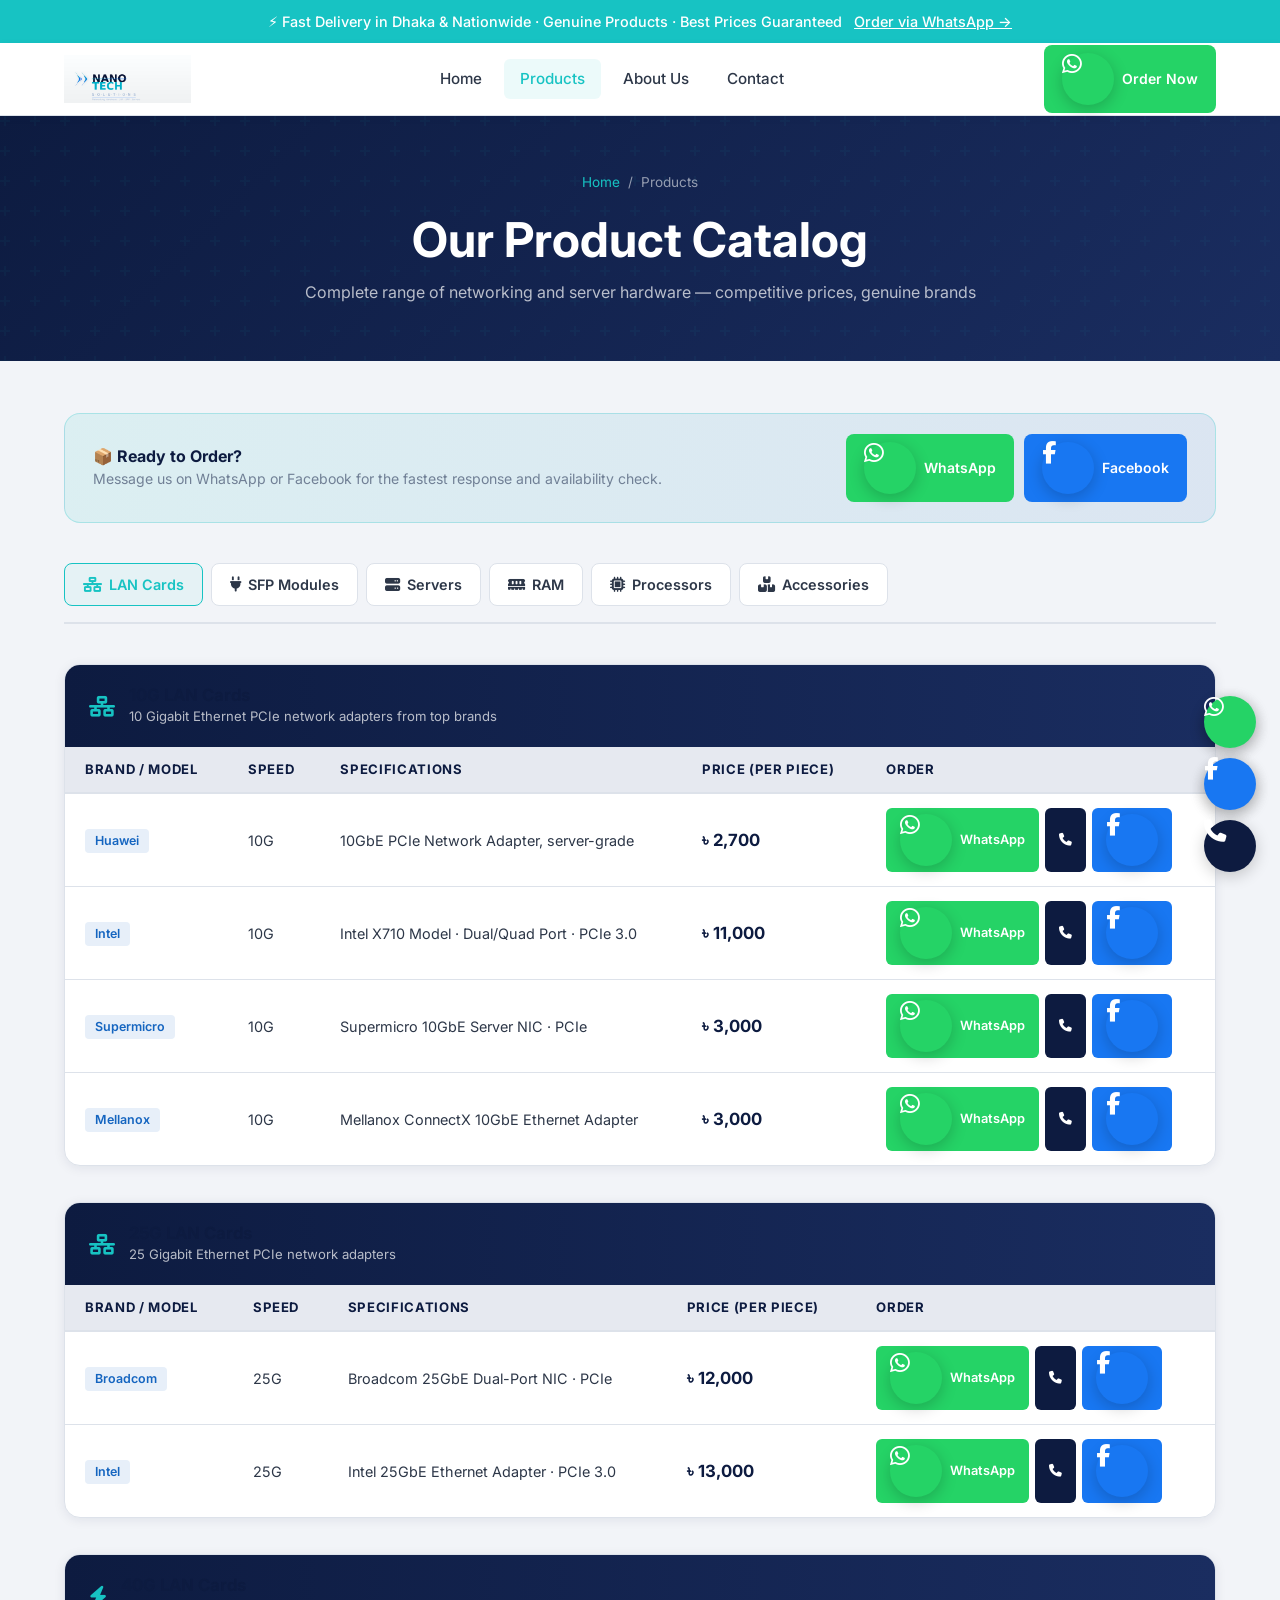
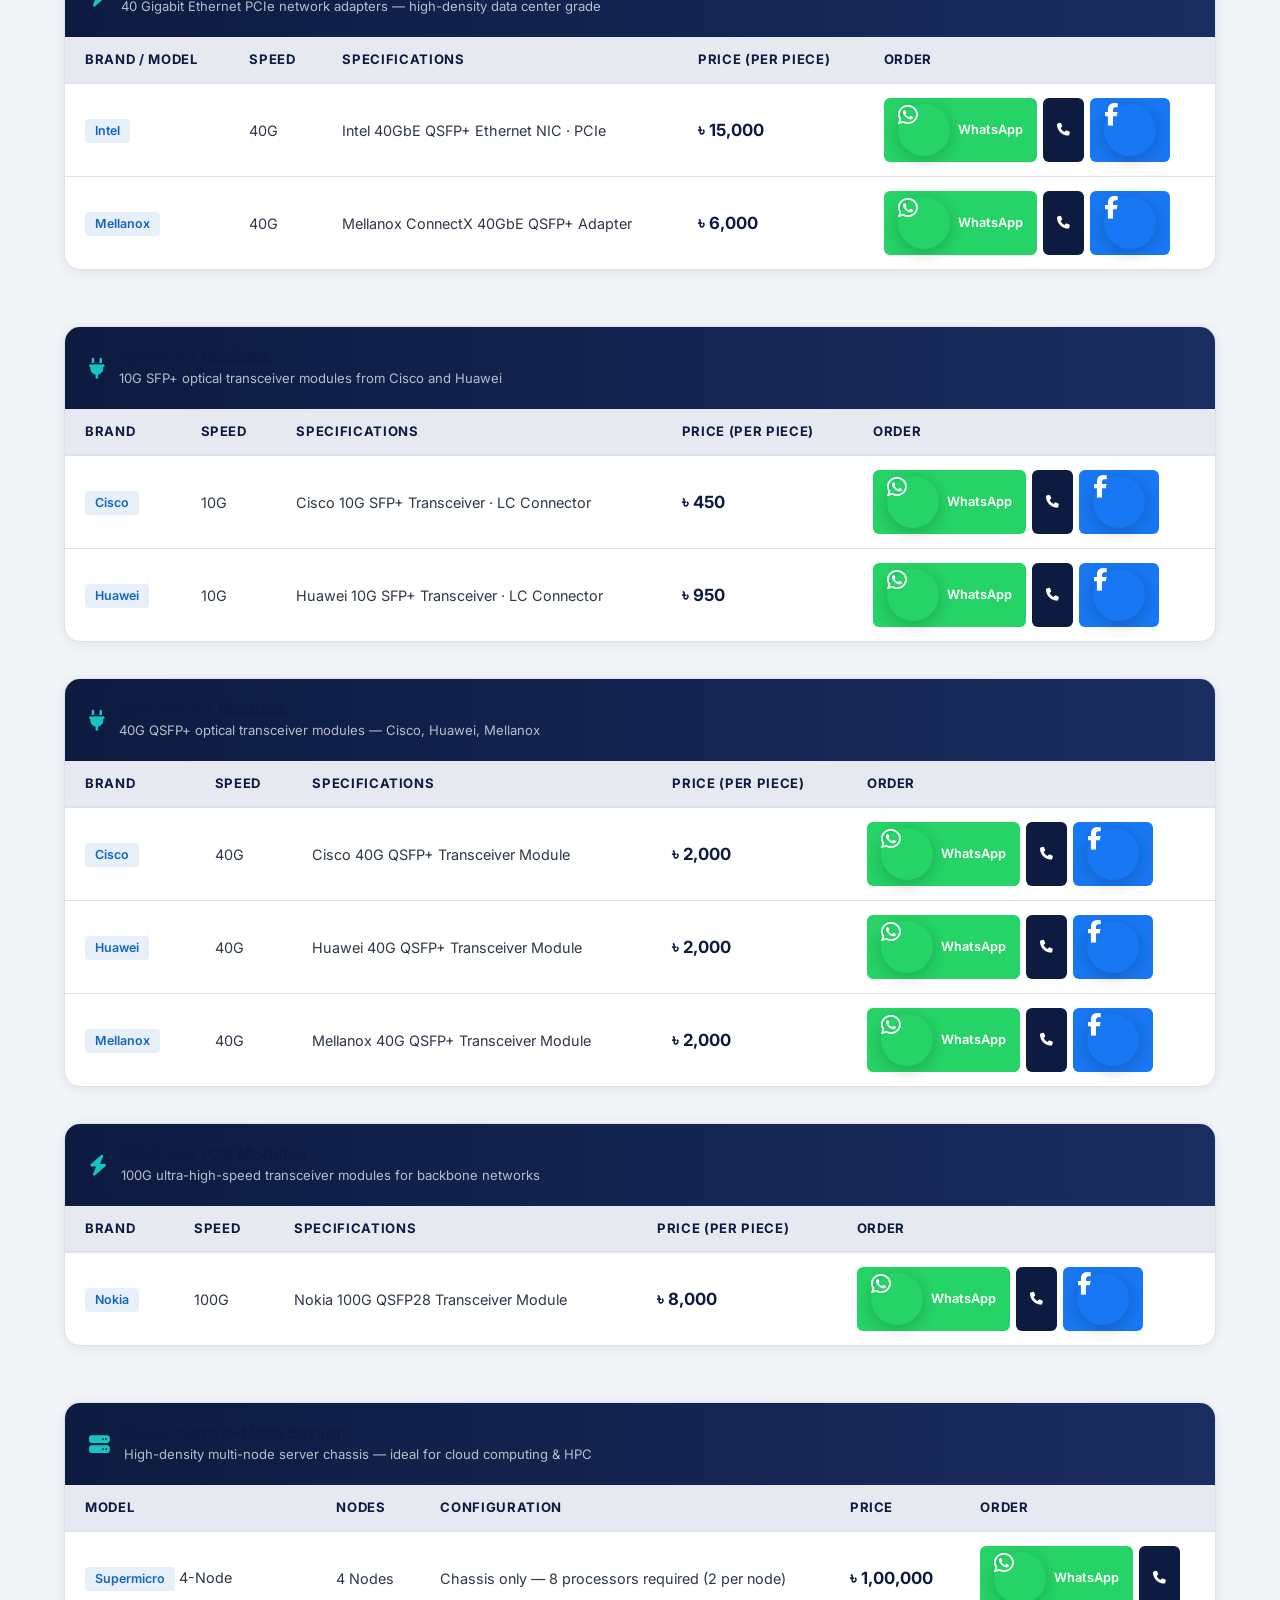
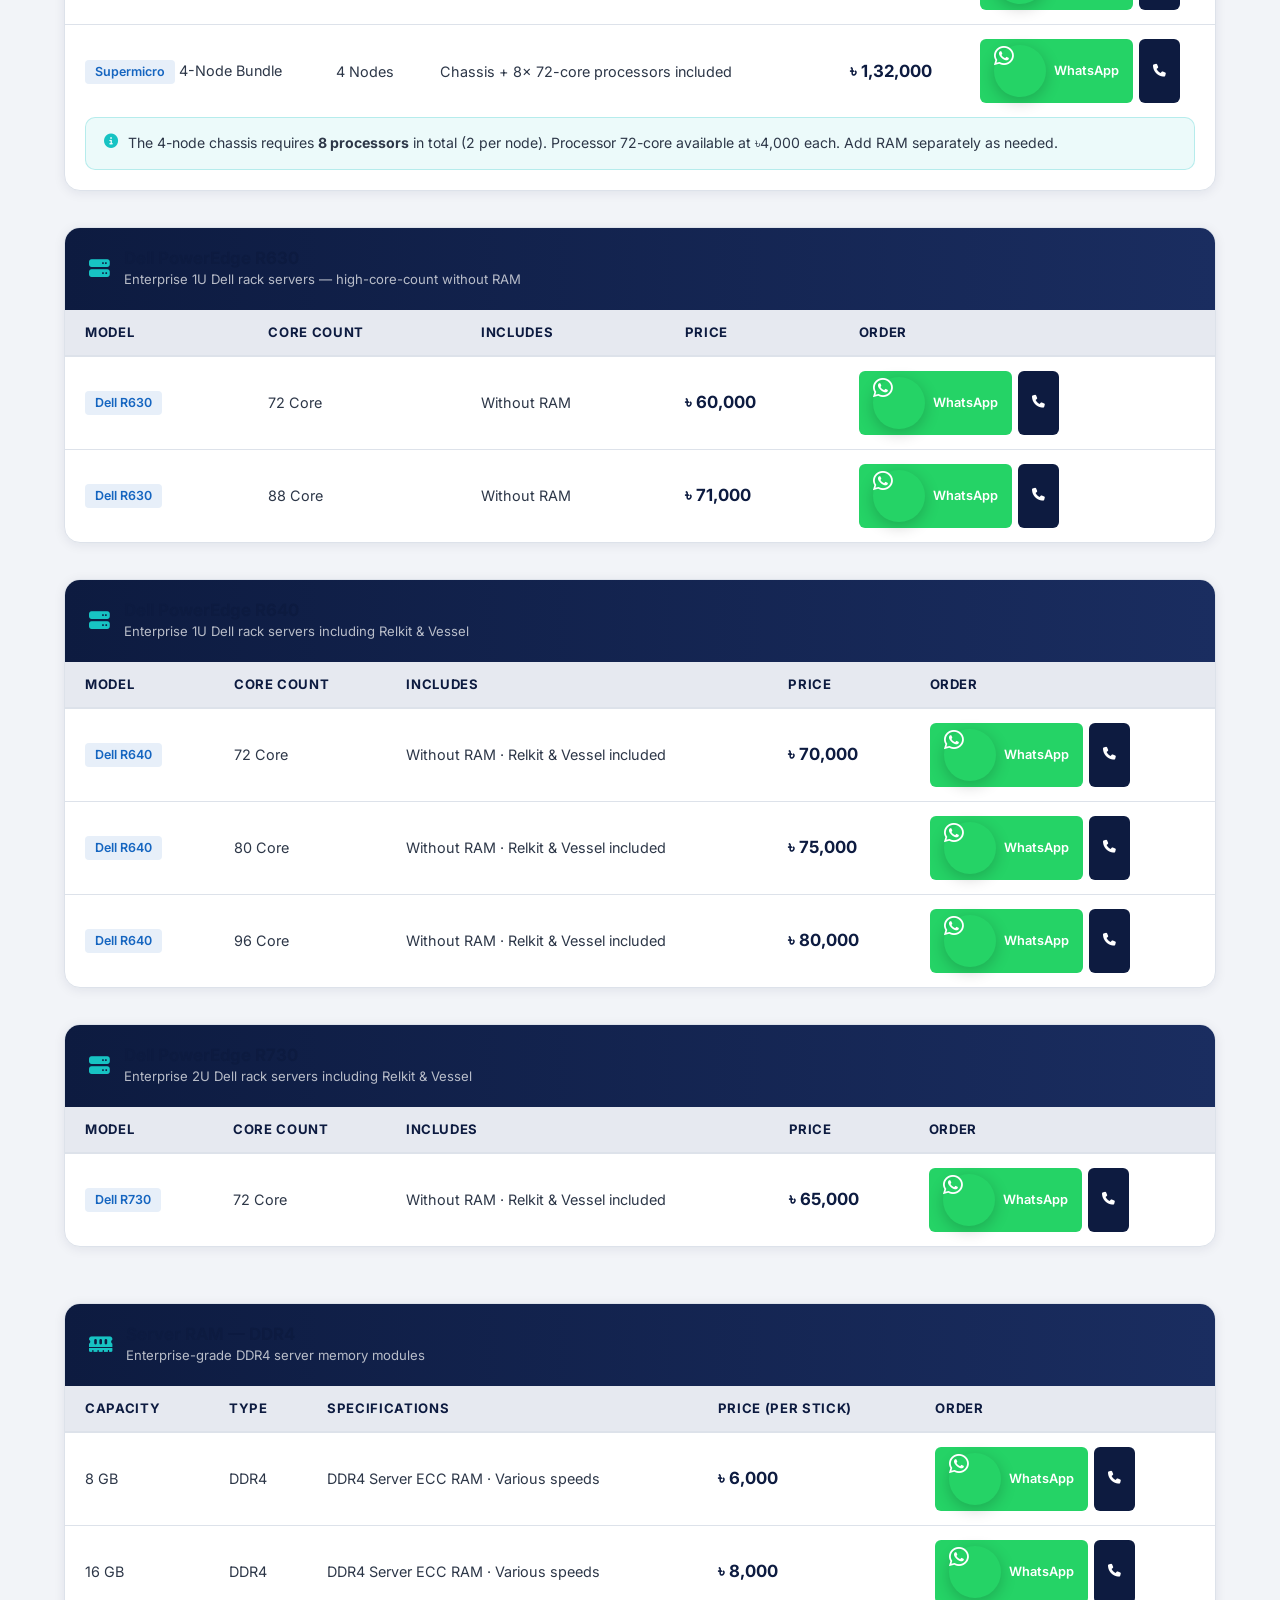
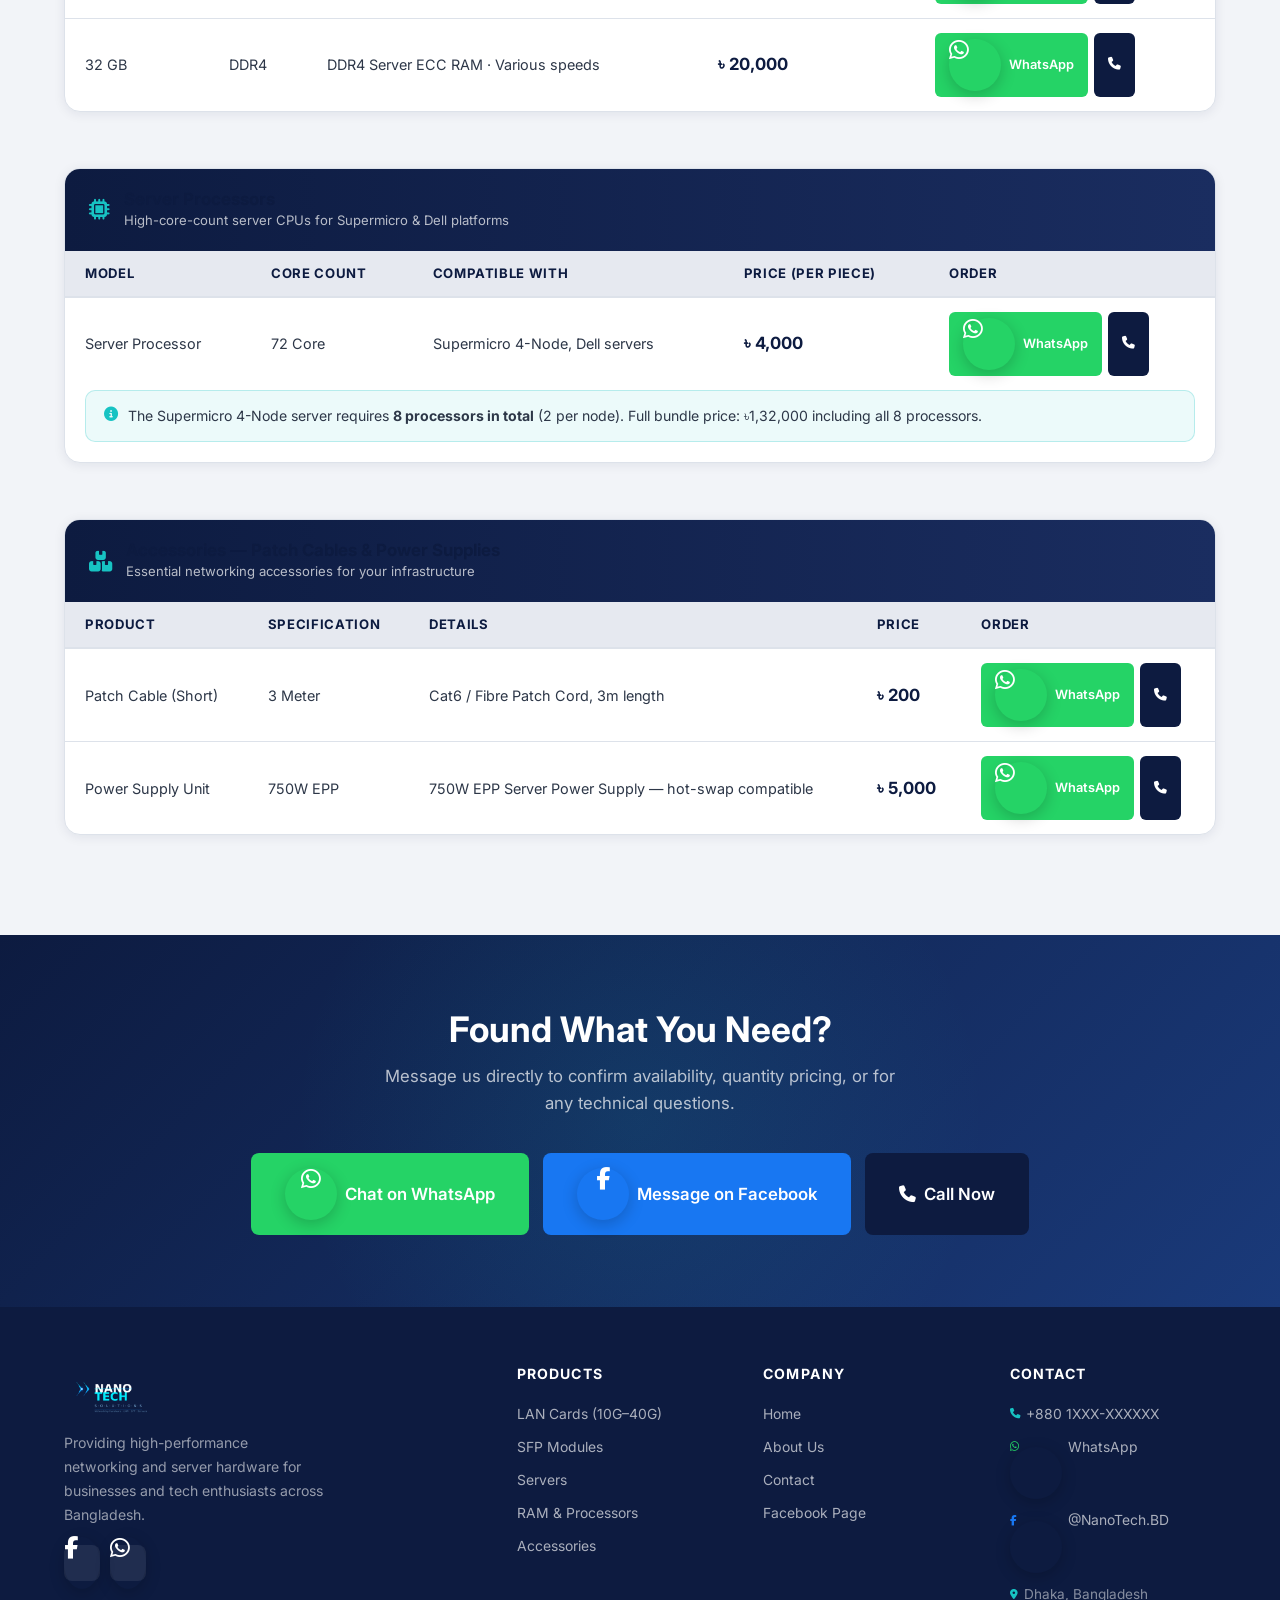
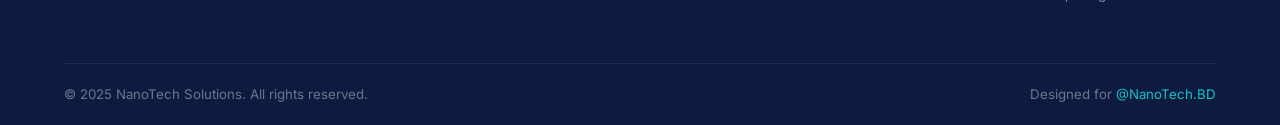
<file: site/products.html>
<!DOCTYPE html>
<html lang="en">
<head>
  <meta charset="UTF-8" />
  <meta name="viewport" content="width=device-width, initial-scale=1.0" />
  <title>Products — NanoTech Solutions</title>
  <meta name="description" content="Browse our full catalog: 10G/25G/40G LAN cards, SFP modules, enterprise servers, RAM, processors and accessories at competitive prices." />
  <link rel="stylesheet" href="assets/css/style.css" />
  <link rel="stylesheet" href="https://cdnjs.cloudflare.com/ajax/libs/font-awesome/6.5.0/css/all.min.css" />
  <link rel="preconnect" href="https://fonts.googleapis.com" />
  <link rel="preconnect" href="https://fonts.gstatic.com" crossorigin />
  <link href="https://fonts.googleapis.com/css2?family=Inter:wght@400;500;600;700;800&display=swap" rel="stylesheet" />
  <style>
    body { font-family: 'Inter', 'Segoe UI', system-ui, sans-serif; }
    .product-section { padding: 64px 0 16px; }
    .section-anchor { scroll-margin-top: 90px; }
    .note-box {
      background: rgba(23,195,195,0.08);
      border: 1px solid rgba(23,195,195,0.25);
      border-radius: 10px;
      padding: 14px 18px;
      font-size: 0.88rem;
      color: var(--text);
      margin-top: 10px;
      display: flex;
      gap: 10px;
      align-items: flex-start;
    }
    .note-box i { color: var(--teal); margin-top: 2px; flex-shrink: 0; }
  </style>
</head>
<body>

<!-- ===== ANNOUNCEMENT BAR ===== -->
<div class="announce-bar">
  <span>⚡ Fast Delivery in Dhaka &amp; Nationwide · Genuine Products · Best Prices Guaranteed</span>
  <a href="https://wa.me/8801XXXXXXXXX" rel="noopener noreferrer" target="_blank">Order via WhatsApp →</a>
</div>

<!-- ===== NAVBAR ===== -->
<nav class="navbar">
  <div class="container navbar-inner">
    <a href="index.html" class="navbar-logo">
      <img src="assets/images/logo-light.png" alt="NanoTech Solutions Logo" />
    </a>
    <div class="navbar-nav">
      <a href="index.html">Home</a>
      <a href="products.html" class="active">Products</a>
      <a href="about.html">About Us</a>
      <a href="about.html#contact">Contact</a>
    </div>
    <a href="https://wa.me/8801XXXXXXXXX" rel="noopener noreferrer" target="_blank" class="btn btn-whatsapp navbar-cta btn-sm">
      <i class="fab fa-whatsapp"></i> Order Now
    </a>
    <button class="navbar-hamburger" id="hamburger" aria-label="Toggle navigation menu" aria-controls="mobileMenu" aria-expanded="false">
      <span></span><span></span><span></span>
    </button>
  </div>
  <div class="mobile-menu" id="mobileMenu">
    <a href="index.html">Home</a>
    <a href="products.html">Products</a>
    <a href="about.html">About Us</a>
    <a href="about.html#contact">Contact</a>
    <a href="https://wa.me/8801XXXXXXXXX" rel="noopener noreferrer" target="_blank" class="btn btn-whatsapp btn-sm" style="margin-top:8px;">
      <i class="fab fa-whatsapp"></i> Order Now
    </a>
  </div>
</nav>

<!-- ===== PAGE HERO ===== -->
<div class="page-hero">
  <div class="container">
    <div class="breadcrumb">
      <a href="index.html">Home</a>
      <span>Products</span>
    </div>
    <h1>Our Product Catalog</h1>
    <p>Complete range of networking and server hardware — competitive prices, genuine brands</p>
  </div>
</div>

<!-- ===== PRODUCTS ===== -->
<div style="background:var(--bg);">
  <div class="container" style="padding-top:52px; padding-bottom:64px;">

    <!-- Promo Banner -->
    <div class="promo-banner">
      <div class="promo-banner-text">
        <h4>📦 Ready to Order?</h4>
        <p>Message us on WhatsApp or Facebook for the fastest response and availability check.</p>
      </div>
      <div class="promo-banner-actions">
        <a href="https://wa.me/8801XXXXXXXXX?text=Hello%2521%2520I%27d%20like%20to%20order%20from%20NanoTech%20Solutions." rel="noopener noreferrer" target="_blank" class="btn btn-whatsapp btn-sm">
          <i class="fab fa-whatsapp"></i> WhatsApp
        </a>
        <a href="https://www.facebook.com/NanoTech.BD" rel="noopener noreferrer" target="_blank" class="btn btn-facebook btn-sm">
          <i class="fab fa-facebook-f"></i> Facebook
        </a>
      </div>
    </div>

    <!-- Category Quick-Nav Tabs -->
    <div class="cat-tabs">
      <a href="#lan-cards" class="cat-tab active"><i class="fas fa-network-wired"></i> LAN Cards</a>
      <a href="#sfp" class="cat-tab"><i class="fas fa-plug"></i> SFP Modules</a>
      <a href="#servers" class="cat-tab"><i class="fas fa-server"></i> Servers</a>
      <a href="#ram" class="cat-tab"><i class="fas fa-memory"></i> RAM</a>
      <a href="#processors" class="cat-tab"><i class="fas fa-microchip"></i> Processors</a>
      <a href="#accessories" class="cat-tab"><i class="fas fa-boxes-stacked"></i> Accessories</a>
    </div>

    <!-- ==========================================
         SECTION: LAN CARDS
    =========================================== -->
    <div id="lan-cards" class="section-anchor">

      <!-- 10G LAN Cards -->
      <div class="product-table-wrap">
        <div class="product-table-header">
          <i class="fas fa-network-wired"></i>
          <div>
            <h3>10G LAN Cards</h3>
            <p>10 Gigabit Ethernet PCIe network adapters from top brands</p>
          </div>
        </div>
        <table>
          <thead>
            <tr>
              <th>Brand / Model</th>
              <th>Speed</th>
              <th>Specifications</th>
              <th>Price (per piece)</th>
              <th>Order</th>
            </tr>
          </thead>
          <tbody>
            <tr>
              <td data-label="Brand"><span class="brand-tag">Huawei</span></td>
              <td data-label="Speed">10G</td>
              <td data-label="Specs">10GbE PCIe Network Adapter, server-grade</td>
              <td data-label="Price" class="price-cell">৳ 2,700</td>
              <td class="order-cell">
                <div class="order-btns">
                  <a href="https://wa.me/8801XXXXXXXXX?text=I%2520want%2520to%2520order%253A%252010G%2520Huawei%2520LAN%2520Card%2520%2540%25202700%2520BDT" rel="noopener noreferrer" target="_blank" class="btn btn-whatsapp"><i class="fab fa-whatsapp"></i> WhatsApp</a>
                  <a href="tel:+8801XXXXXXXXX" class="btn btn-navy"><i class="fas fa-phone"></i></a>
                  <a href="https://www.facebook.com/NanoTech.BD" rel="noopener noreferrer" target="_blank" class="btn btn-facebook"><i class="fab fa-facebook-f"></i></a>
                </div>
              </td>
            </tr>
            <tr>
              <td data-label="Brand"><span class="brand-tag">Intel</span></td>
              <td data-label="Speed">10G</td>
              <td data-label="Specs">Intel X710 Model · Dual/Quad Port · PCIe 3.0</td>
              <td data-label="Price" class="price-cell">৳ 11,000</td>
              <td class="order-cell">
                <div class="order-btns">
                  <a href="https://wa.me/8801XXXXXXXXX?text=I%2520want%2520to%2520order%253A%252010G%2520Intel%2520X710%2520LAN%2520Card%2520%2540%252011000%2520BDT" rel="noopener noreferrer" target="_blank" class="btn btn-whatsapp"><i class="fab fa-whatsapp"></i> WhatsApp</a>
                  <a href="tel:+8801XXXXXXXXX" class="btn btn-navy"><i class="fas fa-phone"></i></a>
                  <a href="https://www.facebook.com/NanoTech.BD" rel="noopener noreferrer" target="_blank" class="btn btn-facebook"><i class="fab fa-facebook-f"></i></a>
                </div>
              </td>
            </tr>
            <tr>
              <td data-label="Brand"><span class="brand-tag">Supermicro</span></td>
              <td data-label="Speed">10G</td>
              <td data-label="Specs">Supermicro 10GbE Server NIC · PCIe</td>
              <td data-label="Price" class="price-cell">৳ 3,000</td>
              <td class="order-cell">
                <div class="order-btns">
                  <a href="https://wa.me/8801XXXXXXXXX?text=I%2520want%2520to%2520order%253A%252010G%2520Supermicro%2520LAN%2520Card%2520%2540%25203000%2520BDT" rel="noopener noreferrer" target="_blank" class="btn btn-whatsapp"><i class="fab fa-whatsapp"></i> WhatsApp</a>
                  <a href="tel:+8801XXXXXXXXX" class="btn btn-navy"><i class="fas fa-phone"></i></a>
                  <a href="https://www.facebook.com/NanoTech.BD" rel="noopener noreferrer" target="_blank" class="btn btn-facebook"><i class="fab fa-facebook-f"></i></a>
                </div>
              </td>
            </tr>
            <tr>
              <td data-label="Brand"><span class="brand-tag">Mellanox</span></td>
              <td data-label="Speed">10G</td>
              <td data-label="Specs">Mellanox ConnectX 10GbE Ethernet Adapter</td>
              <td data-label="Price" class="price-cell">৳ 3,000</td>
              <td class="order-cell">
                <div class="order-btns">
                  <a href="https://wa.me/8801XXXXXXXXX?text=I%2520want%2520to%2520order%253A%252010G%2520Mellanox%2520LAN%2520Card%2520%2540%25203000%2520BDT" rel="noopener noreferrer" target="_blank" class="btn btn-whatsapp"><i class="fab fa-whatsapp"></i> WhatsApp</a>
                  <a href="tel:+8801XXXXXXXXX" class="btn btn-navy"><i class="fas fa-phone"></i></a>
                  <a href="https://www.facebook.com/NanoTech.BD" rel="noopener noreferrer" target="_blank" class="btn btn-facebook"><i class="fab fa-facebook-f"></i></a>
                </div>
              </td>
            </tr>
          </tbody>
        </table>
      </div>

      <!-- 25G LAN Cards -->
      <div class="product-table-wrap">
        <div class="product-table-header">
          <i class="fas fa-network-wired"></i>
          <div>
            <h3>25G LAN Cards</h3>
            <p>25 Gigabit Ethernet PCIe network adapters</p>
          </div>
        </div>
        <table>
          <thead>
            <tr>
              <th>Brand / Model</th>
              <th>Speed</th>
              <th>Specifications</th>
              <th>Price (per piece)</th>
              <th>Order</th>
            </tr>
          </thead>
          <tbody>
            <tr>
              <td data-label="Brand"><span class="brand-tag">Broadcom</span></td>
              <td data-label="Speed">25G</td>
              <td data-label="Specs">Broadcom 25GbE Dual-Port NIC · PCIe</td>
              <td data-label="Price" class="price-cell">৳ 12,000</td>
              <td class="order-cell">
                <div class="order-btns">
                  <a href="https://wa.me/8801XXXXXXXXX?text=I%2520want%2520to%2520order%253A%252025G%2520Broadcom%2520LAN%2520Card%2520%2540%252012000%2520BDT" rel="noopener noreferrer" target="_blank" class="btn btn-whatsapp"><i class="fab fa-whatsapp"></i> WhatsApp</a>
                  <a href="tel:+8801XXXXXXXXX" class="btn btn-navy"><i class="fas fa-phone"></i></a>
                  <a href="https://www.facebook.com/NanoTech.BD" rel="noopener noreferrer" target="_blank" class="btn btn-facebook"><i class="fab fa-facebook-f"></i></a>
                </div>
              </td>
            </tr>
            <tr>
              <td data-label="Brand"><span class="brand-tag">Intel</span></td>
              <td data-label="Speed">25G</td>
              <td data-label="Specs">Intel 25GbE Ethernet Adapter · PCIe 3.0</td>
              <td data-label="Price" class="price-cell">৳ 13,000</td>
              <td class="order-cell">
                <div class="order-btns">
                  <a href="https://wa.me/8801XXXXXXXXX?text=I%2520want%2520to%2520order%253A%252025G%2520Intel%2520LAN%2520Card%2520%2540%252013000%2520BDT" rel="noopener noreferrer" target="_blank" class="btn btn-whatsapp"><i class="fab fa-whatsapp"></i> WhatsApp</a>
                  <a href="tel:+8801XXXXXXXXX" class="btn btn-navy"><i class="fas fa-phone"></i></a>
                  <a href="https://www.facebook.com/NanoTech.BD" rel="noopener noreferrer" target="_blank" class="btn btn-facebook"><i class="fab fa-facebook-f"></i></a>
                </div>
              </td>
            </tr>
          </tbody>
        </table>
      </div>

      <!-- 40G LAN Cards -->
      <div class="product-table-wrap">
        <div class="product-table-header">
          <i class="fas fa-bolt"></i>
          <div>
            <h3>40G LAN Cards</h3>
            <p>40 Gigabit Ethernet PCIe network adapters — high-density data center grade</p>
          </div>
        </div>
        <table>
          <thead>
            <tr>
              <th>Brand / Model</th>
              <th>Speed</th>
              <th>Specifications</th>
              <th>Price (per piece)</th>
              <th>Order</th>
            </tr>
          </thead>
          <tbody>
            <tr>
              <td data-label="Brand"><span class="brand-tag">Intel</span></td>
              <td data-label="Speed">40G</td>
              <td data-label="Specs">Intel 40GbE QSFP+ Ethernet NIC · PCIe</td>
              <td data-label="Price" class="price-cell">৳ 15,000</td>
              <td class="order-cell">
                <div class="order-btns">
                  <a href="https://wa.me/8801XXXXXXXXX?text=I%2520want%2520to%2520order%253A%252040G%2520Intel%2520LAN%2520Card%2520%2540%252015000%2520BDT" rel="noopener noreferrer" target="_blank" class="btn btn-whatsapp"><i class="fab fa-whatsapp"></i> WhatsApp</a>
                  <a href="tel:+8801XXXXXXXXX" class="btn btn-navy"><i class="fas fa-phone"></i></a>
                  <a href="https://www.facebook.com/NanoTech.BD" rel="noopener noreferrer" target="_blank" class="btn btn-facebook"><i class="fab fa-facebook-f"></i></a>
                </div>
              </td>
            </tr>
            <tr>
              <td data-label="Brand"><span class="brand-tag">Mellanox</span></td>
              <td data-label="Speed">40G</td>
              <td data-label="Specs">Mellanox ConnectX 40GbE QSFP+ Adapter</td>
              <td data-label="Price" class="price-cell">৳ 6,000</td>
              <td class="order-cell">
                <div class="order-btns">
                  <a href="https://wa.me/8801XXXXXXXXX?text=I%2520want%2520to%2520order%253A%252040G%2520Mellanox%2520LAN%2520Card%2520%2540%25206000%2520BDT" rel="noopener noreferrer" target="_blank" class="btn btn-whatsapp"><i class="fab fa-whatsapp"></i> WhatsApp</a>
                  <a href="tel:+8801XXXXXXXXX" class="btn btn-navy"><i class="fas fa-phone"></i></a>
                  <a href="https://www.facebook.com/NanoTech.BD" rel="noopener noreferrer" target="_blank" class="btn btn-facebook"><i class="fab fa-facebook-f"></i></a>
                </div>
              </td>
            </tr>
          </tbody>
        </table>
      </div>
    </div><!-- /LAN Cards -->

    <!-- ==========================================
         SECTION: SFP MODULES
    =========================================== -->
    <div id="sfp" class="section-anchor" style="padding-top:20px;">

      <!-- 10G SFP -->
      <div class="product-table-wrap">
        <div class="product-table-header">
          <i class="fas fa-plug"></i>
          <div>
            <h3>10G SFP+ Modules</h3>
            <p>10G SFP+ optical transceiver modules from Cisco and Huawei</p>
          </div>
        </div>
        <table>
          <thead>
            <tr>
              <th>Brand</th>
              <th>Speed</th>
              <th>Specifications</th>
              <th>Price (per piece)</th>
              <th>Order</th>
            </tr>
          </thead>
          <tbody>
            <tr>
              <td data-label="Brand"><span class="brand-tag">Cisco</span></td>
              <td data-label="Speed">10G</td>
              <td data-label="Specs">Cisco 10G SFP+ Transceiver · LC Connector</td>
              <td data-label="Price" class="price-cell">৳ 450</td>
              <td class="order-cell">
                <div class="order-btns">
                  <a href="https://wa.me/8801XXXXXXXXX?text=I%2520want%2520to%2520order%253A%252010G%2520Cisco%2520SFP%2520%2540%2520450%2520BDT" rel="noopener noreferrer" target="_blank" class="btn btn-whatsapp"><i class="fab fa-whatsapp"></i> WhatsApp</a>
                  <a href="tel:+8801XXXXXXXXX" class="btn btn-navy"><i class="fas fa-phone"></i></a>
                  <a href="https://www.facebook.com/NanoTech.BD" rel="noopener noreferrer" target="_blank" class="btn btn-facebook"><i class="fab fa-facebook-f"></i></a>
                </div>
              </td>
            </tr>
            <tr>
              <td data-label="Brand"><span class="brand-tag">Huawei</span></td>
              <td data-label="Speed">10G</td>
              <td data-label="Specs">Huawei 10G SFP+ Transceiver · LC Connector</td>
              <td data-label="Price" class="price-cell">৳ 950</td>
              <td class="order-cell">
                <div class="order-btns">
                  <a href="https://wa.me/8801XXXXXXXXX?text=I%2520want%2520to%2520order%253A%252010G%2520Huawei%2520SFP%2520%2540%2520950%2520BDT" rel="noopener noreferrer" target="_blank" class="btn btn-whatsapp"><i class="fab fa-whatsapp"></i> WhatsApp</a>
                  <a href="tel:+8801XXXXXXXXX" class="btn btn-navy"><i class="fas fa-phone"></i></a>
                  <a href="https://www.facebook.com/NanoTech.BD" rel="noopener noreferrer" target="_blank" class="btn btn-facebook"><i class="fab fa-facebook-f"></i></a>
                </div>
              </td>
            </tr>
          </tbody>
        </table>
      </div>

      <!-- 40G SFP -->
      <div class="product-table-wrap">
        <div class="product-table-header">
          <i class="fas fa-plug"></i>
          <div>
            <h3>40G QSFP+ Modules</h3>
            <p>40G QSFP+ optical transceiver modules — Cisco, Huawei, Mellanox</p>
          </div>
        </div>
        <table>
          <thead>
            <tr>
              <th>Brand</th>
              <th>Speed</th>
              <th>Specifications</th>
              <th>Price (per piece)</th>
              <th>Order</th>
            </tr>
          </thead>
          <tbody>
            <tr>
              <td data-label="Brand"><span class="brand-tag">Cisco</span></td>
              <td data-label="Speed">40G</td>
              <td data-label="Specs">Cisco 40G QSFP+ Transceiver Module</td>
              <td data-label="Price" class="price-cell">৳ 2,000</td>
              <td class="order-cell">
                <div class="order-btns">
                  <a href="https://wa.me/8801XXXXXXXXX?text=I%2520want%2520to%2520order%253A%252040G%2520Cisco%2520SFP%2520%2540%25202000%2520BDT" rel="noopener noreferrer" target="_blank" class="btn btn-whatsapp"><i class="fab fa-whatsapp"></i> WhatsApp</a>
                  <a href="tel:+8801XXXXXXXXX" class="btn btn-navy"><i class="fas fa-phone"></i></a>
                  <a href="https://www.facebook.com/NanoTech.BD" rel="noopener noreferrer" target="_blank" class="btn btn-facebook"><i class="fab fa-facebook-f"></i></a>
                </div>
              </td>
            </tr>
            <tr>
              <td data-label="Brand"><span class="brand-tag">Huawei</span></td>
              <td data-label="Speed">40G</td>
              <td data-label="Specs">Huawei 40G QSFP+ Transceiver Module</td>
              <td data-label="Price" class="price-cell">৳ 2,000</td>
              <td class="order-cell">
                <div class="order-btns">
                  <a href="https://wa.me/8801XXXXXXXXX?text=I%2520want%2520to%2520order%253A%252040G%2520Huawei%2520SFP%2520%2540%25202000%2520BDT" rel="noopener noreferrer" target="_blank" class="btn btn-whatsapp"><i class="fab fa-whatsapp"></i> WhatsApp</a>
                  <a href="tel:+8801XXXXXXXXX" class="btn btn-navy"><i class="fas fa-phone"></i></a>
                  <a href="https://www.facebook.com/NanoTech.BD" rel="noopener noreferrer" target="_blank" class="btn btn-facebook"><i class="fab fa-facebook-f"></i></a>
                </div>
              </td>
            </tr>
            <tr>
              <td data-label="Brand"><span class="brand-tag">Mellanox</span></td>
              <td data-label="Speed">40G</td>
              <td data-label="Specs">Mellanox 40G QSFP+ Transceiver Module</td>
              <td data-label="Price" class="price-cell">৳ 2,000</td>
              <td class="order-cell">
                <div class="order-btns">
                  <a href="https://wa.me/8801XXXXXXXXX?text=I%2520want%2520to%2520order%253A%252040G%2520Mellanox%2520SFP%2520%2540%25202000%2520BDT" rel="noopener noreferrer" target="_blank" class="btn btn-whatsapp"><i class="fab fa-whatsapp"></i> WhatsApp</a>
                  <a href="tel:+8801XXXXXXXXX" class="btn btn-navy"><i class="fas fa-phone"></i></a>
                  <a href="https://www.facebook.com/NanoTech.BD" rel="noopener noreferrer" target="_blank" class="btn btn-facebook"><i class="fab fa-facebook-f"></i></a>
                </div>
              </td>
            </tr>
          </tbody>
        </table>
      </div>

      <!-- 100G SFP -->
      <div class="product-table-wrap">
        <div class="product-table-header">
          <i class="fas fa-bolt"></i>
          <div>
            <h3>100G QSFP28 Modules</h3>
            <p>100G ultra-high-speed transceiver modules for backbone networks</p>
          </div>
        </div>
        <table>
          <thead>
            <tr>
              <th>Brand</th>
              <th>Speed</th>
              <th>Specifications</th>
              <th>Price (per piece)</th>
              <th>Order</th>
            </tr>
          </thead>
          <tbody>
            <tr>
              <td data-label="Brand"><span class="brand-tag">Nokia</span></td>
              <td data-label="Speed">100G</td>
              <td data-label="Specs">Nokia 100G QSFP28 Transceiver Module</td>
              <td data-label="Price" class="price-cell">৳ 8,000</td>
              <td class="order-cell">
                <div class="order-btns">
                  <a href="https://wa.me/8801XXXXXXXXX?text=I%2520want%2520to%2520order%253A%2520100G%2520Nokia%2520SFP%2520%2540%25208000%2520BDT" rel="noopener noreferrer" target="_blank" class="btn btn-whatsapp"><i class="fab fa-whatsapp"></i> WhatsApp</a>
                  <a href="tel:+8801XXXXXXXXX" class="btn btn-navy"><i class="fas fa-phone"></i></a>
                  <a href="https://www.facebook.com/NanoTech.BD" rel="noopener noreferrer" target="_blank" class="btn btn-facebook"><i class="fab fa-facebook-f"></i></a>
                </div>
              </td>
            </tr>
          </tbody>
        </table>
      </div>
    </div><!-- /SFP -->

    <!-- ==========================================
         SECTION: SERVERS
    =========================================== -->
    <div id="servers" class="section-anchor" style="padding-top:20px;">

      <!-- Supermicro -->
      <div class="product-table-wrap">
        <div class="product-table-header">
          <i class="fas fa-server"></i>
          <div>
            <h3>Supermicro 4-Node Server</h3>
            <p>High-density multi-node server chassis — ideal for cloud computing &amp; HPC</p>
          </div>
        </div>
        <table>
          <thead>
            <tr>
              <th>Model</th>
              <th>Nodes</th>
              <th>Configuration</th>
              <th>Price</th>
              <th>Order</th>
            </tr>
          </thead>
          <tbody>
            <tr>
              <td data-label="Model"><span class="brand-tag">Supermicro</span> 4-Node</td>
              <td data-label="Nodes">4 Nodes</td>
              <td data-label="Config">Chassis only — 8 processors required (2 per node)</td>
              <td data-label="Price" class="price-cell">৳ 1,00,000</td>
              <td class="order-cell">
                <div class="order-btns">
                  <a href="https://wa.me/8801XXXXXXXXX?text=I%2520want%2520to%2520order%253A%2520Supermicro%25204-Node%2520Server" rel="noopener noreferrer" target="_blank" class="btn btn-whatsapp"><i class="fab fa-whatsapp"></i> WhatsApp</a>
                  <a href="tel:+8801XXXXXXXXX" class="btn btn-navy"><i class="fas fa-phone"></i></a>
                </div>
              </td>
            </tr>
            <tr>
              <td data-label="Model"><span class="brand-tag">Supermicro</span> 4-Node Bundle</td>
              <td data-label="Nodes">4 Nodes</td>
              <td data-label="Config">Chassis + 8× 72-core processors included</td>
              <td data-label="Price" class="price-cell">৳ 1,32,000</td>
              <td class="order-cell">
                <div class="order-btns">
                  <a href="https://wa.me/8801XXXXXXXXX?text=I%2520want%2520to%2520order%253A%2520Supermicro%25204-Node%2520Bundle%2520%2540%2520132000%2520BDT" rel="noopener noreferrer" target="_blank" class="btn btn-whatsapp"><i class="fab fa-whatsapp"></i> WhatsApp</a>
                  <a href="tel:+8801XXXXXXXXX" class="btn btn-navy"><i class="fas fa-phone"></i></a>
                </div>
              </td>
            </tr>
          </tbody>
        </table>
        <div class="note-box" style="margin:0 20px 20px;">
          <i class="fas fa-info-circle"></i>
          <span>The 4-node chassis requires <strong>8 processors</strong> in total (2 per node). Processor 72-core available at ৳4,000 each. Add RAM separately as needed.</span>
        </div>
      </div>

      <!-- Dell R630 -->
      <div class="product-table-wrap">
        <div class="product-table-header">
          <i class="fas fa-server"></i>
          <div>
            <h3>Dell PowerEdge R630</h3>
            <p>Enterprise 1U Dell rack servers — high-core-count without RAM</p>
          </div>
        </div>
        <table>
          <thead>
            <tr>
              <th>Model</th>
              <th>Core Count</th>
              <th>Includes</th>
              <th>Price</th>
              <th>Order</th>
            </tr>
          </thead>
          <tbody>
            <tr>
              <td data-label="Model"><span class="brand-tag">Dell R630</span></td>
              <td data-label="Cores">72 Core</td>
              <td data-label="Includes">Without RAM</td>
              <td data-label="Price" class="price-cell">৳ 60,000</td>
              <td class="order-cell">
                <div class="order-btns">
                  <a href="https://wa.me/8801XXXXXXXXX?text=I%2520want%2520to%2520order%253A%2520Dell%2520R630%252072-core%2520%2540%252060000%2520BDT" rel="noopener noreferrer" target="_blank" class="btn btn-whatsapp"><i class="fab fa-whatsapp"></i> WhatsApp</a>
                  <a href="tel:+8801XXXXXXXXX" class="btn btn-navy"><i class="fas fa-phone"></i></a>
                </div>
              </td>
            </tr>
            <tr>
              <td data-label="Model"><span class="brand-tag">Dell R630</span></td>
              <td data-label="Cores">88 Core</td>
              <td data-label="Includes">Without RAM</td>
              <td data-label="Price" class="price-cell">৳ 71,000</td>
              <td class="order-cell">
                <div class="order-btns">
                  <a href="https://wa.me/8801XXXXXXXXX?text=I%2520want%2520to%2520order%253A%2520Dell%2520R630%252088-core%2520%2540%252071000%2520BDT" rel="noopener noreferrer" target="_blank" class="btn btn-whatsapp"><i class="fab fa-whatsapp"></i> WhatsApp</a>
                  <a href="tel:+8801XXXXXXXXX" class="btn btn-navy"><i class="fas fa-phone"></i></a>
                </div>
              </td>
            </tr>
          </tbody>
        </table>
      </div>

      <!-- Dell R640 -->
      <div class="product-table-wrap">
        <div class="product-table-header">
          <i class="fas fa-server"></i>
          <div>
            <h3>Dell PowerEdge R640</h3>
            <p>Enterprise 1U Dell rack servers including Relkit &amp; Vessel</p>
          </div>
        </div>
        <table>
          <thead>
            <tr>
              <th>Model</th>
              <th>Core Count</th>
              <th>Includes</th>
              <th>Price</th>
              <th>Order</th>
            </tr>
          </thead>
          <tbody>
            <tr>
              <td data-label="Model"><span class="brand-tag">Dell R640</span></td>
              <td data-label="Cores">72 Core</td>
              <td data-label="Includes">Without RAM · Relkit &amp; Vessel included</td>
              <td data-label="Price" class="price-cell">৳ 70,000</td>
              <td class="order-cell">
                <div class="order-btns">
                  <a href="https://wa.me/8801XXXXXXXXX?text=I%2520want%2520to%2520order%253A%2520Dell%2520R640%252072-core%2520%2540%252070000%2520BDT" rel="noopener noreferrer" target="_blank" class="btn btn-whatsapp"><i class="fab fa-whatsapp"></i> WhatsApp</a>
                  <a href="tel:+8801XXXXXXXXX" class="btn btn-navy"><i class="fas fa-phone"></i></a>
                </div>
              </td>
            </tr>
            <tr>
              <td data-label="Model"><span class="brand-tag">Dell R640</span></td>
              <td data-label="Cores">80 Core</td>
              <td data-label="Includes">Without RAM · Relkit &amp; Vessel included</td>
              <td data-label="Price" class="price-cell">৳ 75,000</td>
              <td class="order-cell">
                <div class="order-btns">
                  <a href="https://wa.me/8801XXXXXXXXX?text=I%2520want%2520to%2520order%253A%2520Dell%2520R640%252080-core%2520%2540%252075000%2520BDT" rel="noopener noreferrer" target="_blank" class="btn btn-whatsapp"><i class="fab fa-whatsapp"></i> WhatsApp</a>
                  <a href="tel:+8801XXXXXXXXX" class="btn btn-navy"><i class="fas fa-phone"></i></a>
                </div>
              </td>
            </tr>
            <tr>
              <td data-label="Model"><span class="brand-tag">Dell R640</span></td>
              <td data-label="Cores">96 Core</td>
              <td data-label="Includes">Without RAM · Relkit &amp; Vessel included</td>
              <td data-label="Price" class="price-cell">৳ 80,000</td>
              <td class="order-cell">
                <div class="order-btns">
                  <a href="https://wa.me/8801XXXXXXXXX?text=I%2520want%2520to%2520order%253A%2520Dell%2520R640%252096-core%2520%2540%252080000%2520BDT" rel="noopener noreferrer" target="_blank" class="btn btn-whatsapp"><i class="fab fa-whatsapp"></i> WhatsApp</a>
                  <a href="tel:+8801XXXXXXXXX" class="btn btn-navy"><i class="fas fa-phone"></i></a>
                </div>
              </td>
            </tr>
          </tbody>
        </table>
      </div>

      <!-- Dell R730 -->
      <div class="product-table-wrap">
        <div class="product-table-header">
          <i class="fas fa-server"></i>
          <div>
            <h3>Dell PowerEdge R730</h3>
            <p>Enterprise 2U Dell rack servers including Relkit &amp; Vessel</p>
          </div>
        </div>
        <table>
          <thead>
            <tr>
              <th>Model</th>
              <th>Core Count</th>
              <th>Includes</th>
              <th>Price</th>
              <th>Order</th>
            </tr>
          </thead>
          <tbody>
            <tr>
              <td data-label="Model"><span class="brand-tag">Dell R730</span></td>
              <td data-label="Cores">72 Core</td>
              <td data-label="Includes">Without RAM · Relkit &amp; Vessel included</td>
              <td data-label="Price" class="price-cell">৳ 65,000</td>
              <td class="order-cell">
                <div class="order-btns">
                  <a href="https://wa.me/8801XXXXXXXXX?text=I%2520want%2520to%2520order%253A%2520Dell%2520R730%252072-core%2520%2540%252065000%2520BDT" rel="noopener noreferrer" target="_blank" class="btn btn-whatsapp"><i class="fab fa-whatsapp"></i> WhatsApp</a>
                  <a href="tel:+8801XXXXXXXXX" class="btn btn-navy"><i class="fas fa-phone"></i></a>
                </div>
              </td>
            </tr>
          </tbody>
        </table>
      </div>
    </div><!-- /Servers -->

    <!-- ==========================================
         SECTION: RAM
    =========================================== -->
    <div id="ram" class="section-anchor" style="padding-top:20px;">
      <div class="product-table-wrap">
        <div class="product-table-header">
          <i class="fas fa-memory"></i>
          <div>
            <h3>Server RAM — DDR4</h3>
            <p>Enterprise-grade DDR4 server memory modules</p>
          </div>
        </div>
        <table>
          <thead>
            <tr>
              <th>Capacity</th>
              <th>Type</th>
              <th>Specifications</th>
              <th>Price (per stick)</th>
              <th>Order</th>
            </tr>
          </thead>
          <tbody>
            <tr>
              <td data-label="Capacity">8 GB</td>
              <td data-label="Type">DDR4</td>
              <td data-label="Specs">DDR4 Server ECC RAM · Various speeds</td>
              <td data-label="Price" class="price-cell">৳ 6,000</td>
              <td class="order-cell">
                <div class="order-btns">
                  <a href="https://wa.me/8801XXXXXXXXX?text=I%2520want%2520to%2520order%253A%25208GB%2520DDR4%2520RAM%2520%2540%25206000%2520BDT" rel="noopener noreferrer" target="_blank" class="btn btn-whatsapp"><i class="fab fa-whatsapp"></i> WhatsApp</a>
                  <a href="tel:+8801XXXXXXXXX" class="btn btn-navy"><i class="fas fa-phone"></i></a>
                </div>
              </td>
            </tr>
            <tr>
              <td data-label="Capacity">16 GB</td>
              <td data-label="Type">DDR4</td>
              <td data-label="Specs">DDR4 Server ECC RAM · Various speeds</td>
              <td data-label="Price" class="price-cell">৳ 8,000</td>
              <td class="order-cell">
                <div class="order-btns">
                  <a href="https://wa.me/8801XXXXXXXXX?text=I%2520want%2520to%2520order%253A%252016GB%2520DDR4%2520RAM%2520%2540%25208000%2520BDT" rel="noopener noreferrer" target="_blank" class="btn btn-whatsapp"><i class="fab fa-whatsapp"></i> WhatsApp</a>
                  <a href="tel:+8801XXXXXXXXX" class="btn btn-navy"><i class="fas fa-phone"></i></a>
                </div>
              </td>
            </tr>
            <tr>
              <td data-label="Capacity">32 GB</td>
              <td data-label="Type">DDR4</td>
              <td data-label="Specs">DDR4 Server ECC RAM · Various speeds</td>
              <td data-label="Price" class="price-cell">৳ 20,000</td>
              <td class="order-cell">
                <div class="order-btns">
                  <a href="https://wa.me/8801XXXXXXXXX?text=I%2520want%2520to%2520order%253A%252032GB%2520DDR4%2520RAM%2520%2540%252020000%2520BDT" rel="noopener noreferrer" target="_blank" class="btn btn-whatsapp"><i class="fab fa-whatsapp"></i> WhatsApp</a>
                  <a href="tel:+8801XXXXXXXXX" class="btn btn-navy"><i class="fas fa-phone"></i></a>
                </div>
              </td>
            </tr>
          </tbody>
        </table>
      </div>
    </div><!-- /RAM -->

    <!-- ==========================================
         SECTION: PROCESSORS
    =========================================== -->
    <div id="processors" class="section-anchor" style="padding-top:20px;">
      <div class="product-table-wrap">
        <div class="product-table-header">
          <i class="fas fa-microchip"></i>
          <div>
            <h3>Server Processors</h3>
            <p>High-core-count server CPUs for Supermicro &amp; Dell platforms</p>
          </div>
        </div>
        <table>
          <thead>
            <tr>
              <th>Model</th>
              <th>Core Count</th>
              <th>Compatible With</th>
              <th>Price (per piece)</th>
              <th>Order</th>
            </tr>
          </thead>
          <tbody>
            <tr>
              <td data-label="Model">Server Processor</td>
              <td data-label="Cores">72 Core</td>
              <td data-label="Compat">Supermicro 4-Node, Dell servers</td>
              <td data-label="Price" class="price-cell">৳ 4,000</td>
              <td class="order-cell">
                <div class="order-btns">
                  <a href="https://wa.me/8801XXXXXXXXX?text=I%2520want%2520to%2520order%253A%252072-core%2520Server%2520Processor%2520%2540%25204000%2520BDT" rel="noopener noreferrer" target="_blank" class="btn btn-whatsapp"><i class="fab fa-whatsapp"></i> WhatsApp</a>
                  <a href="tel:+8801XXXXXXXXX" class="btn btn-navy"><i class="fas fa-phone"></i></a>
                </div>
              </td>
            </tr>
          </tbody>
        </table>
        <div class="note-box" style="margin:0 20px 20px;">
          <i class="fas fa-info-circle"></i>
          <span>The Supermicro 4-Node server requires <strong>8 processors in total</strong> (2 per node). Full bundle price: ৳1,32,000 including all 8 processors.</span>
        </div>
      </div>
    </div><!-- /Processors -->

    <!-- ==========================================
         SECTION: ACCESSORIES
    =========================================== -->
    <div id="accessories" class="section-anchor" style="padding-top:20px;">
      <div class="product-table-wrap">
        <div class="product-table-header">
          <i class="fas fa-boxes-stacked"></i>
          <div>
            <h3>Accessories — Patch Cables &amp; Power Supplies</h3>
            <p>Essential networking accessories for your infrastructure</p>
          </div>
        </div>
        <table>
          <thead>
            <tr>
              <th>Product</th>
              <th>Specification</th>
              <th>Details</th>
              <th>Price</th>
              <th>Order</th>
            </tr>
          </thead>
          <tbody>
            <tr>
              <td data-label="Product">Patch Cable (Short)</td>
              <td data-label="Spec">3 Meter</td>
              <td data-label="Details">Cat6 / Fibre Patch Cord, 3m length</td>
              <td data-label="Price" class="price-cell">৳ 200</td>
              <td class="order-cell">
                <div class="order-btns">
                  <a href="https://wa.me/8801XXXXXXXXX?text=I%2520want%2520to%2520order%253A%25203m%2520Patch%2520Cable%2520%2540%2520200%2520BDT" rel="noopener noreferrer" target="_blank" class="btn btn-whatsapp"><i class="fab fa-whatsapp"></i> WhatsApp</a>
                  <a href="tel:+8801XXXXXXXXX" class="btn btn-navy"><i class="fas fa-phone"></i></a>
                </div>
              </td>
            </tr>
            <tr>
              <td data-label="Product">Power Supply Unit</td>
              <td data-label="Spec">750W EPP</td>
              <td data-label="Details">750W EPP Server Power Supply — hot-swap compatible</td>
              <td data-label="Price" class="price-cell">৳ 5,000</td>
              <td class="order-cell">
                <div class="order-btns">
                  <a href="https://wa.me/8801XXXXXXXXX?text=I%2520want%2520to%2520order%253A%2520750W%2520EPP%2520Power%2520Supply%2520%2540%25205000%2520BDT" rel="noopener noreferrer" target="_blank" class="btn btn-whatsapp"><i class="fab fa-whatsapp"></i> WhatsApp</a>
                  <a href="tel:+8801XXXXXXXXX" class="btn btn-navy"><i class="fas fa-phone"></i></a>
                </div>
              </td>
            </tr>
          </tbody>
        </table>
      </div>
    </div><!-- /Accessories -->

  </div>
</div><!-- /bg -->

<!-- ===== CTA SECTION ===== -->
<section class="cta-section">
  <div class="container" style="position:relative;z-index:1;">
    <h2>Found What You Need?</h2>
    <p>Message us directly to confirm availability, quantity pricing, or for any technical questions.</p>
    <div class="cta-btns">
      <a href="https://wa.me/8801XXXXXXXXX?text=Hello%2520NanoTech%2520Solutions%2521%2520I%27d%20like%20to%20place%20an%20order." rel="noopener noreferrer" target="_blank" class="btn btn-whatsapp btn-lg">
        <i class="fab fa-whatsapp"></i> Chat on WhatsApp
      </a>
      <a href="https://www.facebook.com/NanoTech.BD" rel="noopener noreferrer" target="_blank" class="btn btn-facebook btn-lg">
        <i class="fab fa-facebook-f"></i> Message on Facebook
      </a>
      <a href="tel:+8801XXXXXXXXX" class="btn btn-phone btn-lg">
        <i class="fas fa-phone"></i> Call Now
      </a>
    </div>
  </div>
</section>

<!-- ===== FOOTER ===== -->
<footer class="footer">
  <div class="container">
    <div class="footer-grid">
      <div class="footer-brand">
        <img src="assets/images/logo-white.png" alt="NanoTech Solutions" />
        <p>Providing high-performance networking and server hardware for businesses and tech enthusiasts across Bangladesh.</p>
        <div class="footer-social">
          <a href="https://www.facebook.com/NanoTech.BD" rel="noopener noreferrer" target="_blank" aria-label="Follow us on Facebook"><i class="fab fa-facebook-f"></i></a>
          <a href="https://wa.me/8801XXXXXXXXX" rel="noopener noreferrer" target="_blank" aria-label="Contact us on WhatsApp"><i class="fab fa-whatsapp"></i></a>
        </div>
      </div>
      <div class="footer-col">
        <h5>Products</h5>
        <ul>
          <li><a href="#lan-cards">LAN Cards (10G–40G)</a></li>
          <li><a href="#sfp">SFP Modules</a></li>
          <li><a href="#servers">Servers</a></li>
          <li><a href="#ram">RAM &amp; Processors</a></li>
          <li><a href="#accessories">Accessories</a></li>
        </ul>
      </div>
      <div class="footer-col">
        <h5>Company</h5>
        <ul>
          <li><a href="index.html">Home</a></li>
          <li><a href="about.html">About Us</a></li>
          <li><a href="about.html#contact">Contact</a></li>
          <li><a href="https://www.facebook.com/NanoTech.BD" rel="noopener noreferrer" target="_blank">Facebook Page</a></li>
        </ul>
      </div>
      <div class="footer-col">
        <h5>Contact</h5>
        <ul>
          <li><a href="tel:+8801XXXXXXXXX"><i class="fas fa-phone fa-xs" style="margin-right:6px;color:var(--teal);"></i>+880 1XXX-XXXXXX</a></li>
          <li><a href="https://wa.me/8801XXXXXXXXX" rel="noopener noreferrer" target="_blank"><i class="fab fa-whatsapp fa-xs" style="margin-right:6px;color:#25D366;"></i>WhatsApp</a></li>
          <li><a href="https://www.facebook.com/NanoTech.BD" rel="noopener noreferrer" target="_blank"><i class="fab fa-facebook-f fa-xs" style="margin-right:6px;color:#1877f2;"></i>@NanoTech.BD</a></li>
          <li><span style="color:rgba(255,255,255,0.5);font-size:0.85rem;"><i class="fas fa-location-dot fa-xs" style="margin-right:6px;color:var(--teal);"></i>Dhaka, Bangladesh</span></li>
        </ul>
      </div>
    </div>
    <div class="footer-bottom">
      <span>© 2025 NanoTech Solutions. All rights reserved.</span>
      <span>Designed for <span style="color:var(--teal)">@NanoTech.BD</span></span>
    </div>
  </div>
</footer>

<!-- ===== FLOATING BUTTONS ===== -->
<div class="fab-container">
  <a href="https://wa.me/8801XXXXXXXXX" rel="noopener noreferrer" target="_blank" class="fab fab-wa" aria-label="Contact us on WhatsApp"><i class="fab fa-whatsapp"></i></a>
  <a href="https://www.facebook.com/NanoTech.BD" rel="noopener noreferrer" target="_blank" class="fab fab-fb" aria-label="Visit our Facebook page"><i class="fab fa-facebook-f"></i></a>
  <a href="tel:+8801XXXXXXXXX" class="fab fab-ph" aria-label="Call us"><i class="fas fa-phone"></i></a>
</div>

<button class="scroll-top" id="scrollTop" aria-label="Back to top"><i class="fas fa-chevron-up"></i></button>

<script>
  const ham = document.getElementById('hamburger');
  const menu = document.getElementById('mobileMenu');
  ham.addEventListener('click', () => {
    const open = menu.classList.toggle('open');
    ham.setAttribute('aria-expanded', open);
  });

  const scrollBtn = document.getElementById('scrollTop');
  window.addEventListener('scroll', () => scrollBtn.classList.toggle('visible', window.scrollY > 400));
  scrollBtn.addEventListener('click', () => window.scrollTo({ top: 0, behavior: 'smooth' }));

  // Tab active state on scroll / click
  const tabs = document.querySelectorAll('.cat-tab');
  tabs.forEach(tab => {
    tab.addEventListener('click', () => {
      tabs.forEach(t => t.classList.remove('active'));
      tab.classList.add('active');
    });
  });
</script>

</body>
</html>
</file>
<file: site/assets/css/style.css>
/* =============================================
   NanoTech Solutions — Global Stylesheet
   ============================================= */

/* ---------- CSS Variables ---------- */
:root {
  --navy:       #0d1b40;
  --navy-light: #1a2d60;
  --teal:       #17c3c3;
  --teal-dark:  #0fa0a0;
  --blue:       #1565c0;
  --blue-light: #1e88e5;
  --bg:         #f2f4f8;
  --bg-card:    #ffffff;
  --bg-dark:    #e6e9f0;
  --text:       #2d3748;
  --text-muted: #718096;
  --border:     #dde2ea;
  --shadow:     0 2px 12px rgba(13, 27, 64, 0.08);
  --shadow-lg:  0 6px 28px rgba(13, 27, 64, 0.14);
  --radius:     10px;
  --radius-lg:  16px;
  --transition: 0.25s ease;
}

/* ---------- Reset & Base ---------- */
*, *::before, *::after { box-sizing: border-box; margin: 0; padding: 0; }

html { scroll-behavior: smooth; }

body {
  font-family: 'Segoe UI', system-ui, -apple-system, sans-serif;
  background: var(--bg);
  color: var(--text);
  line-height: 1.6;
  font-size: 15px;
}

a { text-decoration: none; color: inherit; }
img { max-width: 100%; display: block; }
ul { list-style: none; }

.container {
  max-width: 1200px;
  margin: 0 auto;
  padding: 0 24px;
}

section { padding: 72px 0; }

/* ---------- Typography ---------- */
h1, h2, h3, h4 {
  color: var(--navy);
  font-weight: 700;
  line-height: 1.25;
}
h1 { font-size: clamp(2rem, 4vw, 3rem); }
h2 { font-size: clamp(1.6rem, 3vw, 2.2rem); }
h3 { font-size: 1.2rem; }
h4 { font-size: 1rem; }

.section-title {
  text-align: center;
  margin-bottom: 12px;
}
.section-subtitle {
  text-align: center;
  color: var(--text-muted);
  max-width: 560px;
  margin: 0 auto 48px;
}
.teal { color: var(--teal); }
.navy { color: var(--navy); }

/* ---------- Buttons ---------- */
.btn {
  display: inline-flex;
  align-items: center;
  gap: 8px;
  padding: 12px 26px;
  border-radius: 8px;
  font-weight: 600;
  font-size: 0.95rem;
  cursor: pointer;
  border: none;
  transition: var(--transition);
  white-space: nowrap;
}
.btn-primary {
  background: var(--teal);
  color: #fff;
}
.btn-primary:hover { background: var(--teal-dark); transform: translateY(-1px); box-shadow: var(--shadow); }

.btn-navy {
  background: var(--navy);
  color: #fff;
}
.btn-navy:hover { background: var(--navy-light); transform: translateY(-1px); }

.btn-outline {
  background: transparent;
  border: 2px solid var(--teal);
  color: var(--teal);
}
.btn-outline:hover { background: var(--teal); color: #fff; }

.btn-whatsapp { background: #25D366; color: #fff; }
.btn-whatsapp:hover { background: #1da851; transform: translateY(-1px); box-shadow: 0 4px 14px rgba(37,211,102,0.35); }

.btn-facebook { background: #1877f2; color: #fff; }
.btn-facebook:hover { background: #1465d0; transform: translateY(-1px); box-shadow: 0 4px 14px rgba(24,119,242,0.35); }

.btn-phone { background: var(--navy); color: #fff; }
.btn-phone:hover { background: var(--navy-light); transform: translateY(-1px); }

.btn-sm { padding: 8px 18px; font-size: 0.875rem; }
.btn-lg { padding: 15px 34px; font-size: 1.05rem; }

/* ---------- Badge ---------- */
.badge {
  display: inline-block;
  padding: 4px 12px;
  border-radius: 20px;
  font-size: 0.78rem;
  font-weight: 600;
  letter-spacing: 0.04em;
  text-transform: uppercase;
}
.badge-teal { background: rgba(23,195,195,0.15); color: var(--teal-dark); }
.badge-navy { background: rgba(13,27,64,0.1); color: var(--navy); }
.badge-blue { background: rgba(21,101,192,0.12); color: var(--blue); }

/* =============================================
   NAVBAR
   ============================================= */
.navbar {
  position: sticky;
  top: 0;
  z-index: 1000;
  background: #fff;
  border-bottom: 1px solid var(--border);
  box-shadow: 0 2px 8px rgba(13,27,64,0.06);
}
.navbar-inner {
  display: flex;
  align-items: center;
  justify-content: space-between;
  height: 72px;
}
.navbar-logo img {
  height: 48px;
  width: auto;
  object-fit: contain;
}
.navbar-nav {
  display: flex;
  align-items: center;
  gap: 6px;
}
.navbar-nav a {
  padding: 8px 16px;
  border-radius: 6px;
  color: var(--text);
  font-weight: 500;
  font-size: 0.95rem;
  transition: var(--transition);
}
.navbar-nav a:hover,
.navbar-nav a.active {
  color: var(--teal);
  background: rgba(23,195,195,0.08);
}
.navbar-cta { margin-left: 12px; }
.navbar-hamburger {
  display: none;
  background: none;
  border: none;
  cursor: pointer;
  flex-direction: column;
  gap: 5px;
  padding: 4px;
}
.navbar-hamburger span {
  display: block;
  width: 24px;
  height: 2px;
  background: var(--navy);
  border-radius: 2px;
  transition: var(--transition);
}
.mobile-menu {
  display: none;
  background: #fff;
  border-top: 1px solid var(--border);
  padding: 16px 24px;
  flex-direction: column;
  gap: 4px;
}
.mobile-menu a {
  display: block;
  padding: 10px 12px;
  border-radius: 6px;
  color: var(--text);
  font-weight: 500;
  transition: var(--transition);
}
.mobile-menu a:hover { color: var(--teal); background: rgba(23,195,195,0.08); }
.mobile-menu.open { display: flex; }

/* =============================================
   HERO SECTION
   ============================================= */
.hero {
  background: linear-gradient(135deg, var(--navy) 0%, #1a3366 60%, #0d2855 100%);
  padding: 90px 0 80px;
  position: relative;
  overflow: hidden;
}
.hero::before {
  content: '';
  position: absolute;
  inset: 0;
  background: url("data:image/svg+xml,%3Csvg width='60' height='60' viewBox='0 0 60 60' xmlns='http://www.w3.org/2000/svg'%3E%3Cg fill='none' fill-rule='evenodd'%3E%3Cg fill='%2317c3c3' fill-opacity='0.04'%3E%3Cpath d='M36 34v-4h-2v4h-4v2h4v4h2v-4h4v-2h-4zm0-30V0h-2v4h-4v2h4v4h2V6h4V4h-4zM6 34v-4H4v4H0v2h4v4h2v-4h4v-2H6zM6 4V0H4v4H0v2h4v4h2V6h4V4H6z'/%3E%3C/g%3E%3C/g%3E%3C/svg%3E");
}
.hero::after {
  content: '';
  position: absolute;
  right: -120px;
  top: -120px;
  width: 500px;
  height: 500px;
  border-radius: 50%;
  background: radial-gradient(circle, rgba(23,195,195,0.12) 0%, transparent 70%);
  pointer-events: none;
}
.hero-inner {
  position: relative;
  z-index: 1;
  display: grid;
  grid-template-columns: 1fr 1fr;
  gap: 60px;
  align-items: center;
}
.hero-eyebrow {
  display: inline-flex;
  align-items: center;
  gap: 8px;
  background: rgba(23,195,195,0.15);
  border: 1px solid rgba(23,195,195,0.3);
  color: var(--teal);
  padding: 6px 14px;
  border-radius: 20px;
  font-size: 0.82rem;
  font-weight: 600;
  letter-spacing: 0.05em;
  text-transform: uppercase;
  margin-bottom: 20px;
}
.hero-title {
  color: #fff;
  margin-bottom: 20px;
  font-size: clamp(2rem, 4vw, 3rem);
}
.hero-title span { color: var(--teal); }
.hero-desc {
  color: rgba(255,255,255,0.75);
  font-size: 1.05rem;
  margin-bottom: 36px;
  line-height: 1.75;
}
.hero-cta {
  display: flex;
  flex-wrap: wrap;
  gap: 12px;
  margin-bottom: 40px;
}
.hero-stats {
  display: flex;
  gap: 32px;
  padding-top: 32px;
  border-top: 1px solid rgba(255,255,255,0.1);
}
.hero-stat-val {
  font-size: 1.8rem;
  font-weight: 800;
  color: var(--teal);
  display: block;
}
.hero-stat-label {
  font-size: 0.82rem;
  color: rgba(255,255,255,0.6);
}
.hero-visual {
  display: flex;
  justify-content: center;
  align-items: center;
}
.hero-logo-box {
  background: rgba(255,255,255,0.06);
  border: 1px solid rgba(255,255,255,0.1);
  border-radius: var(--radius-lg);
  padding: 40px;
  backdrop-filter: blur(10px);
}
.hero-logo-box img { width: 320px; max-width: 100%; filter: brightness(1.1); }

/* =============================================
   ANNOUNCEMENT BAR / TICKER
   ============================================= */
.announce-bar {
  background: var(--teal);
  color: #fff;
  padding: 10px 0;
  text-align: center;
  font-size: 0.9rem;
  font-weight: 500;
  overflow: hidden;
}
.announce-bar a { color: #fff; text-decoration: underline; margin-left: 8px; }

/* =============================================
   STATS BAR
   ============================================= */
.stats-bar {
  background: var(--navy);
  padding: 0;
}
.stats-bar-inner {
  display: grid;
  grid-template-columns: repeat(4, 1fr);
  text-align: center;
}
.stat-item {
  padding: 28px 16px;
  border-right: 1px solid rgba(255,255,255,0.08);
}
.stat-item:last-child { border-right: none; }
.stat-item .val {
  font-size: 1.9rem;
  font-weight: 800;
  color: var(--teal);
  display: block;
}
.stat-item .lbl {
  font-size: 0.82rem;
  color: rgba(255,255,255,0.6);
  margin-top: 2px;
}

/* =============================================
   CATEGORIES GRID
   ============================================= */
.categories { background: var(--bg); }
.categories-grid {
  display: grid;
  grid-template-columns: repeat(auto-fill, minmax(200px, 1fr));
  gap: 20px;
}
.cat-card {
  background: var(--bg-card);
  border-radius: var(--radius-lg);
  padding: 32px 20px;
  text-align: center;
  border: 1px solid var(--border);
  box-shadow: var(--shadow);
  transition: var(--transition);
  cursor: pointer;
}
.cat-card:hover {
  border-color: var(--teal);
  box-shadow: var(--shadow-lg);
  transform: translateY(-4px);
}
.cat-icon {
  width: 60px;
  height: 60px;
  border-radius: 14px;
  display: flex;
  align-items: center;
  justify-content: center;
  margin: 0 auto 16px;
  font-size: 1.6rem;
  background: linear-gradient(135deg, rgba(23,195,195,0.15), rgba(21,101,192,0.15));
  color: var(--teal);
}
.cat-card h3 { font-size: 1rem; color: var(--navy); margin-bottom: 6px; }
.cat-card p { font-size: 0.82rem; color: var(--text-muted); }

/* =============================================
   PRODUCT CARDS
   ============================================= */
.products-section { background: var(--bg); }
.products-grid {
  display: grid;
  grid-template-columns: repeat(auto-fill, minmax(260px, 1fr));
  gap: 22px;
}
.product-card {
  background: var(--bg-card);
  border-radius: var(--radius-lg);
  border: 1px solid var(--border);
  box-shadow: var(--shadow);
  overflow: hidden;
  display: flex;
  flex-direction: column;
  transition: var(--transition);
}
.product-card:hover {
  border-color: var(--teal);
  box-shadow: var(--shadow-lg);
  transform: translateY(-3px);
}
.product-card-header {
  padding: 20px 20px 0;
  display: flex;
  align-items: center;
  justify-content: space-between;
}
.product-icon {
  width: 44px;
  height: 44px;
  border-radius: 10px;
  background: linear-gradient(135deg, rgba(23,195,195,0.18), rgba(21,101,192,0.18));
  display: flex;
  align-items: center;
  justify-content: center;
  font-size: 1.2rem;
  color: var(--teal);
}
.product-card-body { padding: 14px 20px 0; flex: 1; }
.product-card-body h3 {
  font-size: 1rem;
  margin-bottom: 6px;
  color: var(--navy);
}
.product-card-body p {
  font-size: 0.85rem;
  color: var(--text-muted);
  margin-bottom: 12px;
}
.product-specs {
  list-style: none;
  padding: 0;
  margin-bottom: 14px;
}
.product-specs li {
  font-size: 0.83rem;
  color: var(--text);
  padding: 3px 0;
  display: flex;
  gap: 6px;
}
.product-specs li::before { content: '›'; color: var(--teal); font-weight: 700; }
.product-price {
  font-size: 1.4rem;
  font-weight: 800;
  color: var(--navy);
  padding: 12px 20px 0;
}
.product-price span {
  font-size: 0.8rem;
  font-weight: 500;
  color: var(--text-muted);
}
.product-card-footer {
  padding: 16px 20px;
  display: flex;
  gap: 8px;
  border-top: 1px solid var(--border);
  margin-top: 14px;
}
.product-card-footer .btn { flex: 1; justify-content: center; }

/* =============================================
   PRODUCT TABLE (product page)
   ============================================= */
.product-section { background: var(--bg); }
.product-table-wrap {
  background: var(--bg-card);
  border-radius: var(--radius-lg);
  border: 1px solid var(--border);
  box-shadow: var(--shadow);
  overflow: hidden;
  margin-bottom: 36px;
}
.product-table-header {
  display: flex;
  align-items: center;
  gap: 14px;
  padding: 20px 24px;
  background: linear-gradient(to right, var(--navy), var(--navy-light));
  color: #fff;
}
.product-table-header i { font-size: 1.3rem; color: var(--teal); }
.product-table-header h3 { font-size: 1.05rem; font-weight: 700; }
.product-table-header p { font-size: 0.82rem; opacity: 0.7; }

table { width: 100%; border-collapse: collapse; }
thead th {
  background: var(--bg-dark);
  color: var(--navy);
  font-size: 0.82rem;
  font-weight: 700;
  text-transform: uppercase;
  letter-spacing: 0.05em;
  padding: 12px 20px;
  text-align: left;
  border-bottom: 2px solid var(--border);
}
tbody tr { border-bottom: 1px solid var(--border); transition: var(--transition); }
tbody tr:last-child { border-bottom: none; }
tbody tr:hover { background: rgba(23,195,195,0.04); }
tbody td {
  padding: 14px 20px;
  font-size: 0.9rem;
  vertical-align: middle;
}
td.price-cell {
  font-weight: 700;
  font-size: 1.05rem;
  color: var(--navy);
  white-space: nowrap;
}
td .brand-tag {
  display: inline-block;
  background: rgba(21,101,192,0.1);
  color: var(--blue);
  padding: 2px 10px;
  border-radius: 4px;
  font-size: 0.78rem;
  font-weight: 600;
}
td .order-btns { display: flex; gap: 6px; flex-wrap: wrap; }
td .order-btns .btn { padding: 6px 14px; font-size: 0.8rem; border-radius: 6px; }

/* =============================================
   CATEGORY TABS
   ============================================= */
.cat-tabs {
  display: flex;
  gap: 8px;
  flex-wrap: wrap;
  margin-bottom: 40px;
  padding-bottom: 16px;
  border-bottom: 2px solid var(--border);
}
.cat-tab {
  display: inline-flex;
  align-items: center;
  gap: 7px;
  padding: 9px 18px;
  border-radius: 8px;
  font-size: 0.9rem;
  font-weight: 600;
  cursor: pointer;
  background: var(--bg-card);
  border: 1.5px solid var(--border);
  color: var(--text);
  transition: var(--transition);
}
.cat-tab:hover,
.cat-tab.active {
  border-color: var(--teal);
  color: var(--teal);
  background: rgba(23,195,195,0.06);
}
.cat-tab i { font-size: 0.95rem; }

/* =============================================
   WHY CHOOSE US
   ============================================= */
.why-us { background: var(--bg-card); }
.why-grid {
  display: grid;
  grid-template-columns: repeat(auto-fill, minmax(230px, 1fr));
  gap: 24px;
}
.why-card {
  display: flex;
  gap: 16px;
  padding: 24px;
  background: var(--bg);
  border-radius: var(--radius-lg);
  border: 1px solid var(--border);
  transition: var(--transition);
}
.why-card:hover { border-color: var(--teal); box-shadow: var(--shadow); transform: translateY(-3px); }
.why-icon {
  width: 48px;
  height: 48px;
  border-radius: 12px;
  background: linear-gradient(135deg, var(--teal), var(--blue-light));
  display: flex;
  align-items: center;
  justify-content: center;
  font-size: 1.2rem;
  color: #fff;
  flex-shrink: 0;
}
.why-card h4 { color: var(--navy); margin-bottom: 4px; }
.why-card p { font-size: 0.85rem; color: var(--text-muted); line-height: 1.6; }

/* =============================================
   CONTACT / ORDER CTA SECTION
   ============================================= */
.cta-section {
  background: linear-gradient(135deg, var(--navy) 0%, #1a3a7a 100%);
  padding: 72px 0;
  text-align: center;
  position: relative;
  overflow: hidden;
}
.cta-section::before {
  content: '';
  position: absolute;
  left: 50%;
  top: 50%;
  transform: translate(-50%, -50%);
  width: 700px;
  height: 700px;
  border-radius: 50%;
  background: radial-gradient(circle, rgba(23,195,195,0.1) 0%, transparent 70%);
  pointer-events: none;
}
.cta-section h2 { color: #fff; margin-bottom: 12px; }
.cta-section p { color: rgba(255,255,255,0.7); max-width: 520px; margin: 0 auto 36px; font-size: 1.05rem; }
.cta-btns { display: flex; justify-content: center; flex-wrap: wrap; gap: 14px; }

/* =============================================
   ABOUT PAGE
   ============================================= */
.about-hero {
  background: linear-gradient(135deg, var(--navy) 0%, #1a3366 100%);
  padding: 70px 0;
  text-align: center;
  position: relative;
  overflow: hidden;
}
.about-hero::before {
  content: '';
  position: absolute;
  inset: 0;
  background: url("data:image/svg+xml,%3Csvg width='60' height='60' viewBox='0 0 60 60' xmlns='http://www.w3.org/2000/svg'%3E%3Cg fill='none' fill-rule='evenodd'%3E%3Cg fill='%2317c3c3' fill-opacity='0.04'%3E%3Cpath d='M36 34v-4h-2v4h-4v2h4v4h2v-4h4v-2h-4zm0-30V0h-2v4h-4v2h4v4h2V6h4V4h-4zM6 34v-4H4v4H0v2h4v4h2v-4h4v-2H6zM6 4V0H4v4H0v2h4v4h2V6h4V4H6z'/%3E%3C/g%3E%3C/g%3E%3C/svg%3E");
}
.about-hero h1 { color: #fff; position: relative; z-index:1; }
.about-hero p { color: rgba(255,255,255,0.7); margin-top: 12px; font-size: 1.1rem; position: relative; z-index:1; }
.about-hero img { height: 64px; margin: 0 auto 24px; position: relative; z-index:1; }

.about-grid {
  display: grid;
  grid-template-columns: 1fr 1fr;
  gap: 48px;
  align-items: center;
}
.about-text p { color: var(--text); line-height: 1.8; margin-bottom: 16px; }
.about-text p:last-child { margin-bottom: 0; }

.about-image-box {
  border-radius: var(--radius-lg);
  overflow: hidden;
  box-shadow: var(--shadow-lg);
  background: linear-gradient(135deg, var(--navy), var(--navy-light));
  padding: 48px 32px;
  display: flex;
  align-items: center;
  justify-content: center;
}
.about-image-box img { max-width: 320px; }

.services-grid {
  display: grid;
  grid-template-columns: repeat(auto-fill, minmax(220px, 1fr));
  gap: 20px;
}
.service-card {
  background: var(--bg-card);
  border-radius: var(--radius-lg);
  padding: 28px 24px;
  border: 1px solid var(--border);
  box-shadow: var(--shadow);
  text-align: center;
  transition: var(--transition);
}
.service-card:hover { border-color: var(--teal); transform: translateY(-3px); box-shadow: var(--shadow-lg); }
.service-icon {
  width: 56px;
  height: 56px;
  border-radius: 14px;
  background: linear-gradient(135deg, rgba(23,195,195,0.15), rgba(21,101,192,0.15));
  display: flex;
  align-items: center;
  justify-content: center;
  font-size: 1.5rem;
  color: var(--teal);
  margin: 0 auto 16px;
}
.service-card h4 { color: var(--navy); margin-bottom: 6px; }
.service-card p { font-size: 0.85rem; color: var(--text-muted); line-height: 1.6; }

/* Contact info cards */
.contact-grid {
  display: grid;
  grid-template-columns: repeat(auto-fill, minmax(240px, 1fr));
  gap: 22px;
}
.contact-card {
  background: var(--bg-card);
  border-radius: var(--radius-lg);
  padding: 28px;
  border: 1px solid var(--border);
  box-shadow: var(--shadow);
  display: flex;
  flex-direction: column;
  align-items: flex-start;
  gap: 10px;
  transition: var(--transition);
}
.contact-card:hover { border-color: var(--teal); box-shadow: var(--shadow-lg); }
.contact-card-icon {
  width: 48px;
  height: 48px;
  border-radius: 12px;
  display: flex;
  align-items: center;
  justify-content: center;
  font-size: 1.3rem;
  color: #fff;
  background: linear-gradient(135deg, var(--teal), var(--blue-light));
}
.contact-card h4 { font-size: 0.82rem; text-transform: uppercase; letter-spacing: 0.05em; color: var(--text-muted); }
.contact-card p { font-weight: 600; color: var(--navy); font-size: 0.95rem; }
.contact-card a { color: var(--teal); font-weight: 600; font-size: 0.95rem; text-decoration: none; }
.contact-card a:hover { text-decoration: underline; }

/* =============================================
   PAGE HERO (inner pages)
   ============================================= */
.page-hero {
  background: linear-gradient(135deg, var(--navy) 0%, var(--navy-light) 100%);
  padding: 56px 0;
  text-align: center;
  position: relative;
  overflow: hidden;
}
.page-hero::before {
  content: '';
  position: absolute;
  inset: 0;
  background: url("data:image/svg+xml,%3Csvg width='60' height='60' viewBox='0 0 60 60' xmlns='http://www.w3.org/2000/svg'%3E%3Cg fill='none' fill-rule='evenodd'%3E%3Cg fill='%2317c3c3' fill-opacity='0.04'%3E%3Cpath d='M36 34v-4h-2v4h-4v2h4v4h2v-4h4v-2h-4zm0-30V0h-2v4h-4v2h4v4h2V6h4V4h-4zM6 34v-4H4v4H0v2h4v4h2v-4h4v-2H6zM6 4V0H4v4H0v2h4v4h2V6h4V4H6z'/%3E%3C/g%3E%3C/g%3E%3C/svg%3E");
}
.page-hero h1 { color: #fff; position: relative; z-index: 1; margin-bottom: 10px; }
.page-hero p { color: rgba(255,255,255,0.7); position: relative; z-index: 1; font-size: 1rem; }
.breadcrumb {
  display: flex;
  justify-content: center;
  gap: 8px;
  margin-bottom: 16px;
  font-size: 0.85rem;
  color: rgba(255,255,255,0.55);
  position: relative;
  z-index: 1;
}
.breadcrumb a { color: var(--teal); }
.breadcrumb span::before { content: '/'; margin-right: 8px; }

/* =============================================
   FOOTER
   ============================================= */
.footer {
  background: var(--navy);
  color: rgba(255,255,255,0.75);
  padding: 56px 0 0;
}
.footer-grid {
  display: grid;
  grid-template-columns: 2fr 1fr 1fr 1fr;
  gap: 40px;
  margin-bottom: 48px;
}
.footer-brand img { height: 52px; margin-bottom: 16px; filter: brightness(1.2); }
.footer-brand p { font-size: 0.88rem; line-height: 1.7; opacity: 0.75; max-width: 260px; }
.footer-social {
  display: flex;
  gap: 10px;
  margin-top: 18px;
}
.footer-social a {
  width: 36px;
  height: 36px;
  border-radius: 8px;
  background: rgba(255,255,255,0.08);
  display: flex;
  align-items: center;
  justify-content: center;
  font-size: 0.95rem;
  color: rgba(255,255,255,0.8);
  transition: var(--transition);
}
.footer-social a:hover { background: var(--teal); color: #fff; }
.footer-col h5 {
  color: #fff;
  font-size: 0.88rem;
  text-transform: uppercase;
  letter-spacing: 0.08em;
  margin-bottom: 16px;
}
.footer-col ul li { margin-bottom: 9px; }
.footer-col ul a {
  font-size: 0.87rem;
  color: rgba(255,255,255,0.65);
  transition: var(--transition);
}
.footer-col ul a:hover { color: var(--teal); }
.footer-bottom {
  border-top: 1px solid rgba(255,255,255,0.08);
  padding: 20px 0;
  display: flex;
  justify-content: space-between;
  align-items: center;
  font-size: 0.83rem;
  color: rgba(255,255,255,0.4);
}
.footer-bottom a { color: var(--teal); }

/* =============================================
   FLOATING ACTION BUTTONS
   ============================================= */
.fab-container {
  position: fixed;
  bottom: 28px;
  right: 24px;
  display: flex;
  flex-direction: column;
  gap: 10px;
  z-index: 999;
}
.fab {
  width: 52px;
  height: 52px;
  border-radius: 50%;
  display: flex;
  align-items: center;
  justify-content: center;
  font-size: 1.4rem;
  color: #fff;
  box-shadow: 0 4px 16px rgba(0,0,0,0.2);
  border: none;
  cursor: pointer;
  transition: var(--transition);
  text-decoration: none;
}
.fab:hover { transform: scale(1.1) translateY(-2px); }
.fab-wa { background: #25D366; }
.fab-fb { background: #1877f2; }
.fab-ph { background: var(--navy); }
.fab-tooltip {
  position: absolute;
  right: 62px;
  background: rgba(0,0,0,0.75);
  color: #fff;
  padding: 4px 10px;
  border-radius: 5px;
  font-size: 0.78rem;
  white-space: nowrap;
  opacity: 0;
  pointer-events: none;
  transition: opacity 0.2s;
}
.fab:hover .fab-tooltip { opacity: 1; }

/* =============================================
   DIVIDER
   ============================================= */
.divider {
  height: 1px;
  background: var(--border);
  margin: 0;
}

/* =============================================
   PROMO BANNER
   ============================================= */
.promo-banner {
  background: linear-gradient(90deg, rgba(23,195,195,0.1), rgba(21,101,192,0.1));
  border: 1px solid rgba(23,195,195,0.25);
  border-radius: var(--radius-lg);
  padding: 20px 28px;
  display: flex;
  align-items: center;
  justify-content: space-between;
  gap: 16px;
  margin-bottom: 40px;
}
.promo-banner-text h4 { color: var(--navy); margin-bottom: 2px; }
.promo-banner-text p { color: var(--text-muted); font-size: 0.88rem; }
.promo-banner-actions { display: flex; gap: 10px; flex-shrink: 0; }

/* =============================================
   SCROLL TOP
   ============================================= */
.scroll-top {
  position: fixed;
  bottom: 28px;
  left: 24px;
  width: 44px;
  height: 44px;
  border-radius: 50%;
  background: var(--navy);
  color: #fff;
  display: flex;
  align-items: center;
  justify-content: center;
  font-size: 1.1rem;
  cursor: pointer;
  opacity: 0;
  pointer-events: none;
  transition: var(--transition);
  z-index: 999;
  border: none;
  box-shadow: var(--shadow);
}
.scroll-top.visible { opacity: 1; pointer-events: auto; }
.scroll-top:hover { background: var(--teal); }

/* =============================================
   RESPONSIVE
   ============================================= */
@media (max-width: 1024px) {
  .footer-grid { grid-template-columns: 1fr 1fr; }
  .hero-inner { grid-template-columns: 1fr; }
  .hero-visual { display: none; }
  .about-grid { grid-template-columns: 1fr; }
}

@media (max-width: 768px) {
  section { padding: 52px 0; }
  .navbar-nav, .navbar-cta { display: none; }
  .navbar-hamburger { display: flex; }
  .stats-bar-inner { grid-template-columns: repeat(2, 1fr); }
  .stat-item { border-right: none; border-bottom: 1px solid rgba(255,255,255,0.08); }
  .footer-grid { grid-template-columns: 1fr; gap: 28px; }
  .footer-bottom { flex-direction: column; gap: 8px; text-align: center; }
  .promo-banner { flex-direction: column; text-align: center; }
  .promo-banner-actions { justify-content: center; }
  h1 { font-size: 1.8rem; }
  h2 { font-size: 1.5rem; }
  .hero-stats { flex-direction: column; gap: 16px; }
  .hero-cta { justify-content: center; }
  .cta-btns { flex-direction: column; align-items: center; }
  thead {
    position: absolute;
    width: 1px;
    height: 1px;
    padding: 0;
    margin: -1px;
    overflow: hidden;
    clip: rect(0, 0, 0, 0);
    white-space: nowrap;
    border: 0;
  }
  tbody tr { display: block; padding: 12px 0; }
  tbody td {
    display: flex;
    justify-content: space-between;
    align-items: center;
    padding: 8px 16px;
    font-size: 0.85rem;
    border-bottom: none;
  }
  tbody td::before { content: attr(data-label); font-weight: 600; color: var(--text-muted); font-size: 0.78rem; }
  td.price-cell::before { content: 'Price: '; }
  .order-cell::before { content: 'Order: '; }
  .fab-container { bottom: 20px; right: 16px; }
}

@media (max-width: 480px) {
  .container { padding: 0 16px; }
  .hero { padding: 60px 0 52px; }
  .cat-tabs { gap: 6px; }
  .cat-tab { padding: 7px 12px; font-size: 0.82rem; }
}
</file>
